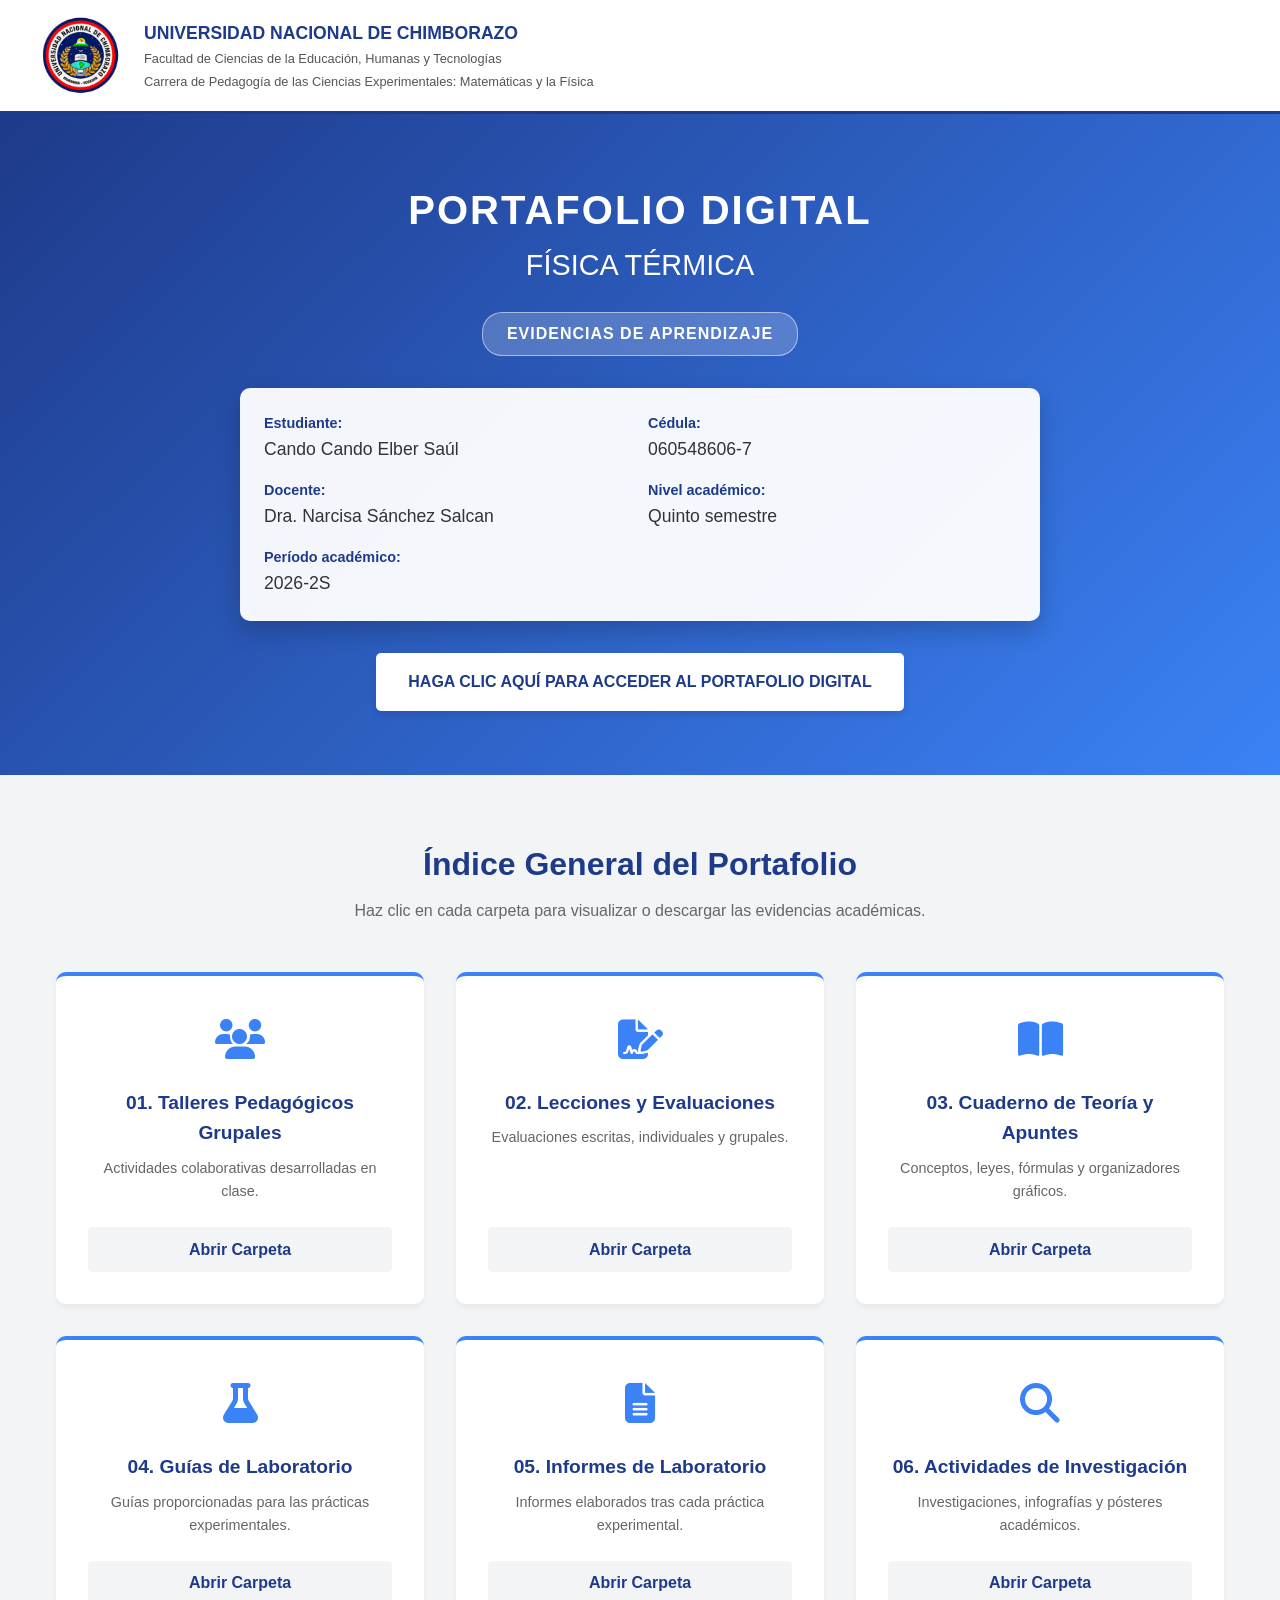
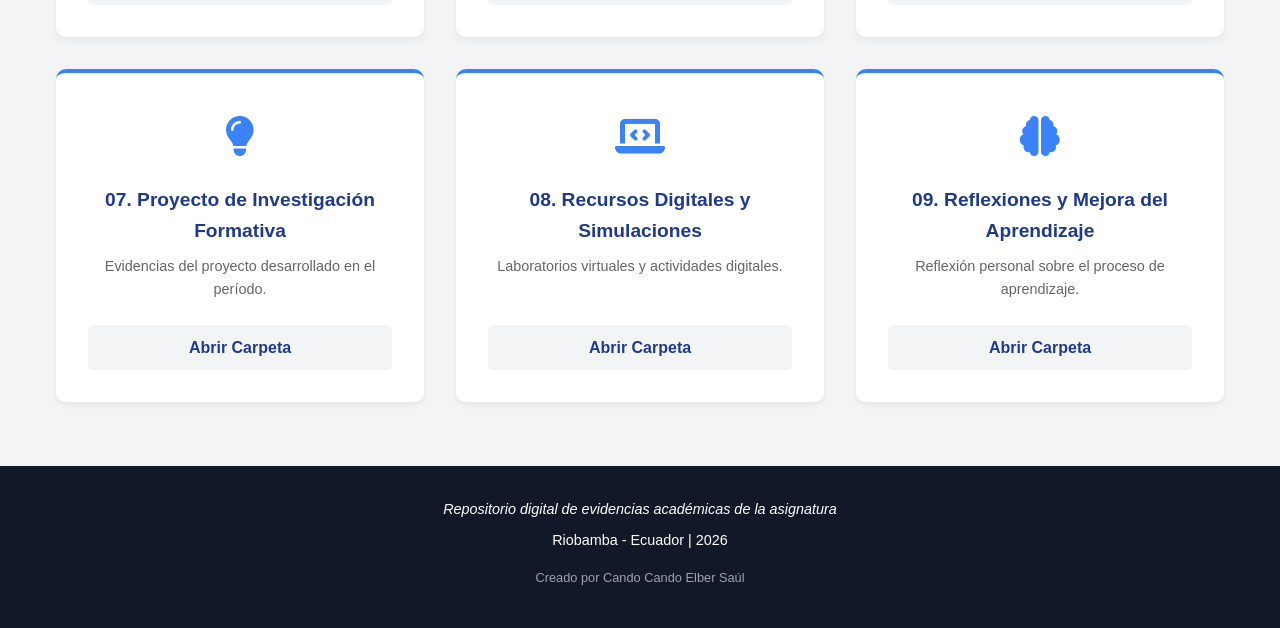
<file: index.html>
<!doctype html>
<html lang="es">
  <head>
    <meta charset="UTF-8" />
    <meta name="viewport" content="width=device-width, initial-scale=1.0" />
    <title>Portafolio Digital - Física Térmica</title>
    <link rel="stylesheet" href="styles.css" />
    <!-- Iconos -->
    <link
      rel="stylesheet"
      href="https://cdnjs.cloudflare.com/ajax/libs/font-awesome/6.4.0/css/all.min.css"
    />
  </head>
  <body>
    <!-- ENCABEZADO INSTITUCIONAL -->
    <header class="header">
      <div class="header-content">
        <img src="img/sello-unach.png" alt="Logo UNACH" class="logo" />
        <div class="header-text">
          <h1>UNIVERSIDAD NACIONAL DE CHIMBORAZO</h1>
          <p>Facultad de Ciencias de la Educación, Humanas y Tecnologías</p>
          <p>
            Carrera de Pedagogía de las Ciencias Experimentales: Matemáticas y
            la Física
          </p>
        </div>
      </div>
    </header>

    <!-- PORTADA / INFORMACIÓN GENERAL (CARPETA 00) -->
    <section class="hero" id="info-general">
      <div class="hero-container">
        <h2>PORTAFOLIO DIGITAL</h2>
        <h3>FÍSICA TÉRMICA</h3>
        <div class="badge">EVIDENCIAS DE APRENDIZAJE</div>

        <div class="info-grid">
          <div class="info-item">
            <strong>Estudiante:</strong> <span>Cando Cando Elber Saúl</span>
          </div>
          <div class="info-item">
            <strong>Cédula:</strong> <span>060548606-7</span>
          </div>
          <div class="info-item">
            <strong>Docente:</strong> <span>Dra. Narcisa Sánchez Salcan</span>
          </div>
          <div class="info-item">
            <strong>Nivel académico:</strong> <span>Quinto semestre</span>
          </div>
          <div class="info-item">
            <strong>Período académico:</strong> <span>2026-2S</span>
          </div>
        </div>

        <a href="#carpetas" class="btn-principal"
          >HAGA CLIC AQUÍ PARA ACCEDER AL PORTAFOLIO DIGITAL</a
        >
      </div>
    </section>

    <!-- SECCIÓN DE CARPETAS -->
    <main class="container" id="carpetas">
      <h2 class="section-title">Índice General del Portafolio</h2>
      <p class="section-subtitle">
        Haz clic en cada carpeta para visualizar o descargar las evidencias
        académicas.
      </p>

      <div class="grid-carpetas">
        <!-- Carpeta 01 -->
        <div class="card">
          <div class="card-icon"><i class="fas fa-users"></i></div>
          <h3>01. Talleres Pedagógicos Grupales</h3>
          <p>Actividades colaborativas desarrolladas en clase.</p>
          <a href="documentos/01_Talleres/carpeta01.html" class="btn-card">Abrir Carpeta</a>
        </div>

        <!-- Carpeta 02 -->
        <div class="card">
          <div class="card-icon"><i class="fas fa-file-signature"></i></div>
          <h3>02. Lecciones y Evaluaciones</h3>
          <p>Evaluaciones escritas, individuales y grupales.</p>
          <a href="documentos/02_Lecciones/carpeta02.html" class="btn-card">Abrir Carpeta</a>
        </div>

        <!-- Carpeta 03 -->
        <div class="card">
          <div class="card-icon"><i class="fas fa-book-open"></i></div>
          <h3>03. Cuaderno de Teoría y Apuntes</h3>
          <p>Conceptos, leyes, fórmulas y organizadores gráficos.</p>
          <a href="documentos/03_Apuntes/carpeta03.html" class="btn-card">Abrir Carpeta</a>
        </div>

        <!-- Carpeta 04 -->
        <div class="card">
          <div class="card-icon"><i class="fas fa-flask"></i></div>
          <h3>04. Guías de Laboratorio</h3>
          <p>Guías proporcionadas para las prácticas experimentales.</p>
          <a href="documentos/04_Guias_Lab/carpeta04.html" class="btn-card">Abrir Carpeta</a>
        </div>

        <!-- Carpeta 05 -->
        <div class="card">
          <div class="card-icon"><i class="fas fa-file-alt"></i></div>
          <h3>05. Informes de Laboratorio</h3>
          <p>Informes elaborados tras cada práctica experimental.</p>
          <a href="documentos/05_Informes_Lab/carpeta05.html" class="btn-card">Abrir Carpeta</a>
        </div>

        <!-- Carpeta 06 -->
        <div class="card">
          <div class="card-icon"><i class="fas fa-search"></i></div>
          <h3>06. Actividades de Investigación</h3>
          <p>Investigaciones, infografías y pósteres académicos.</p>
          <a href="documentos/06_Investigacion/carpeta06.html" class="btn-card">Abrir Carpeta</a>
        </div>

        <!-- Carpeta 07 -->
        <div class="card">
          <div class="card-icon"><i class="fas fa-lightbulb"></i></div>
          <h3>07. Proyecto de Investigación Formativa</h3>
          <p>Evidencias del proyecto desarrollado en el período.</p>
          <a href="documentos/07_Proyecto/carpeta07.html" class="btn-card">Abrir Carpeta</a>
        </div>

        <!-- Carpeta 08 -->
        <div class="card">
          <div class="card-icon"><i class="fas fa-laptop-code"></i></div>
          <h3>08. Recursos Digitales y Simulaciones</h3>
          <p>Laboratorios virtuales y actividades digitales.</p>
          <a href="documentos/08_Recursos/carpeta08.html" class="btn-card">Abrir Carpeta</a>
        </div>

        <!-- Carpeta 09 -->
        <div class="card">
          <div class="card-icon"><i class="fas fa-brain"></i></div>
          <h3>09. Reflexiones y Mejora del Aprendizaje</h3>
          <p>Reflexión personal sobre el proceso de aprendizaje.</p>
          <a href="documentos/09_Reflexiones/carpeta09.html" class="btn-card">Abrir Carpeta</a>
        </div>
      </div>
    </main>

    <!-- PIE DE PÁGINA -->
    <footer>
      <p>
        <em>Repositorio digital de evidencias académicas de la asignatura</em>
      </p>
      <p>Riobamba - Ecuador | 2026</p>
      <p class="footer-small">Creado por Cando Cando Elber Saúl</p>
    </footer>

    <script src="script.js"></script>
    <!-- Ventana Modal para el PDF -->
    <div id="modalPdf" class="modal-pdf-overlay" style="display: none">
      <div class="modal-pdf-contenido">
        <button onclick="cerrarModalPdf()" class="btn-cerrar-modal">
          &times; Cerrar
        </button>
        <iframe
          id="iframePdf"
          src=""
          width="100%"
          height="600px"
          style="border: none"
        ></iframe>
      </div>
    </div>
  </body>
</html>
</file>
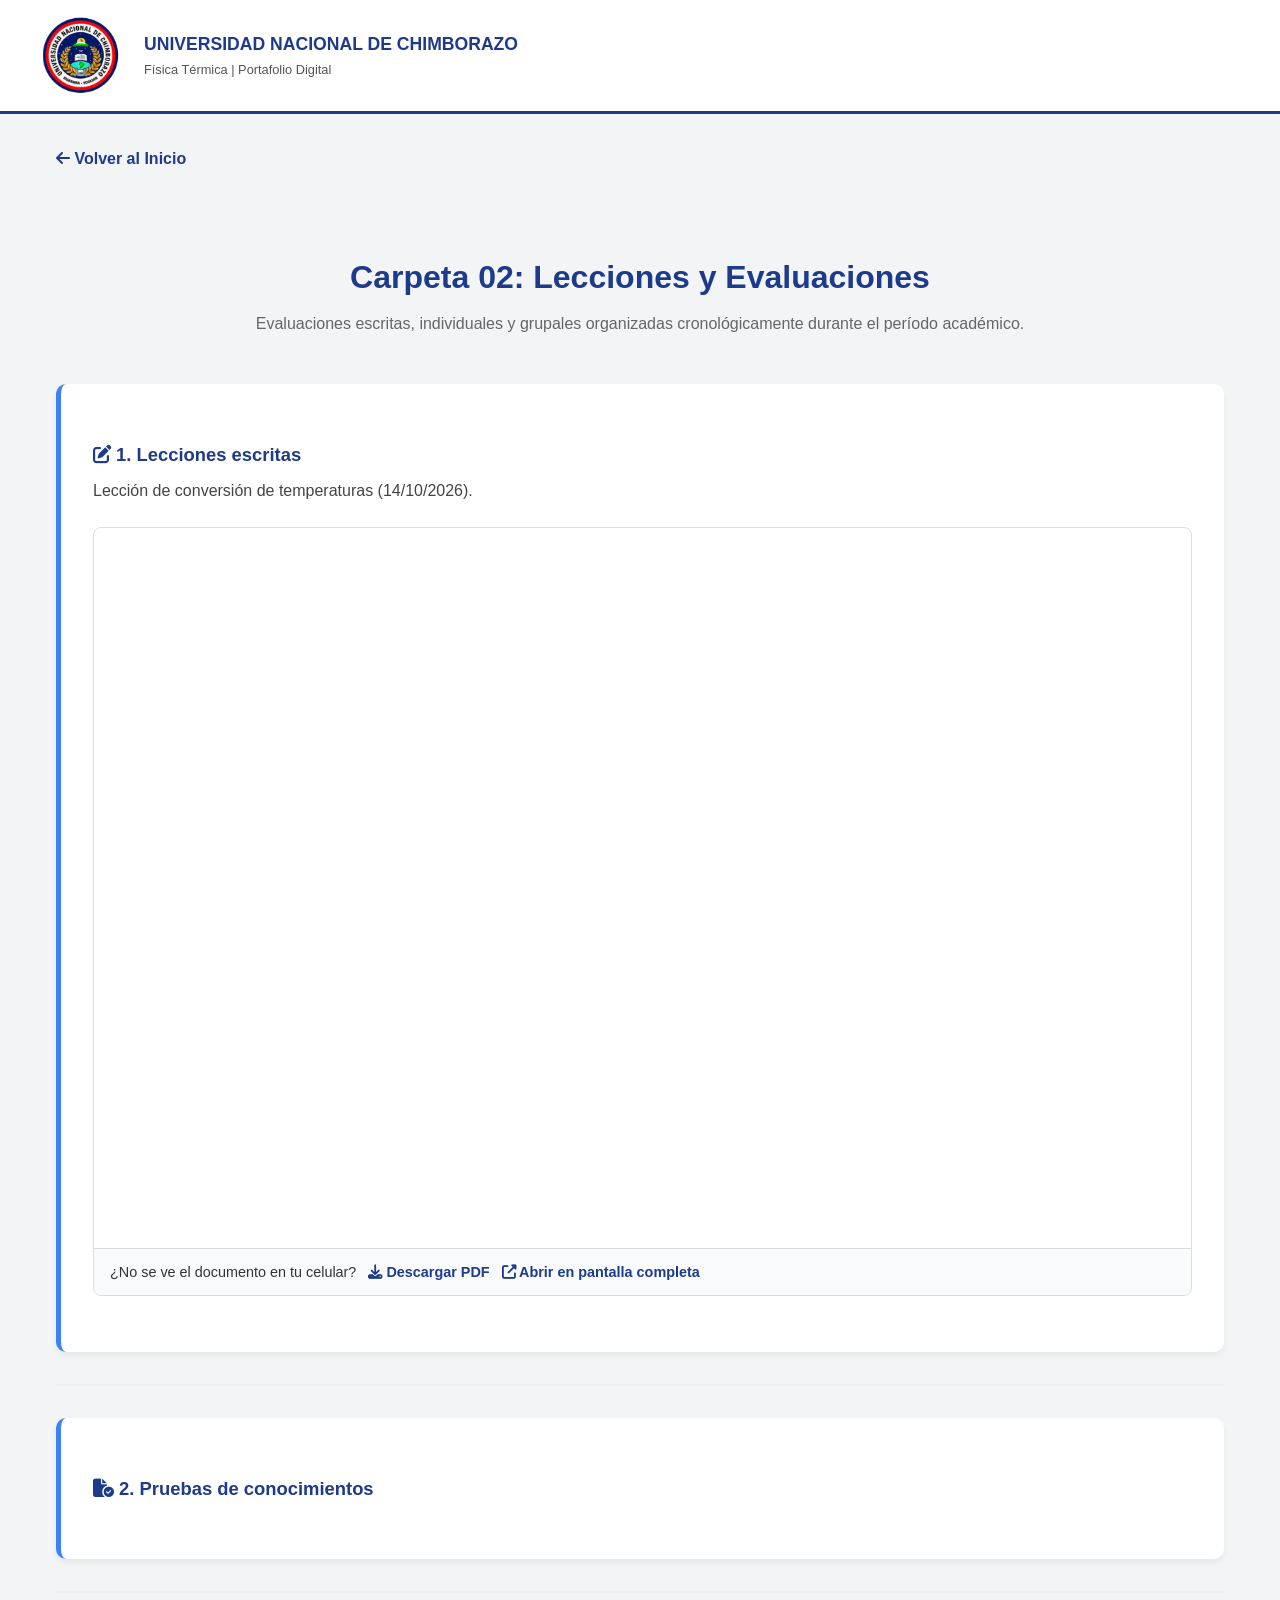
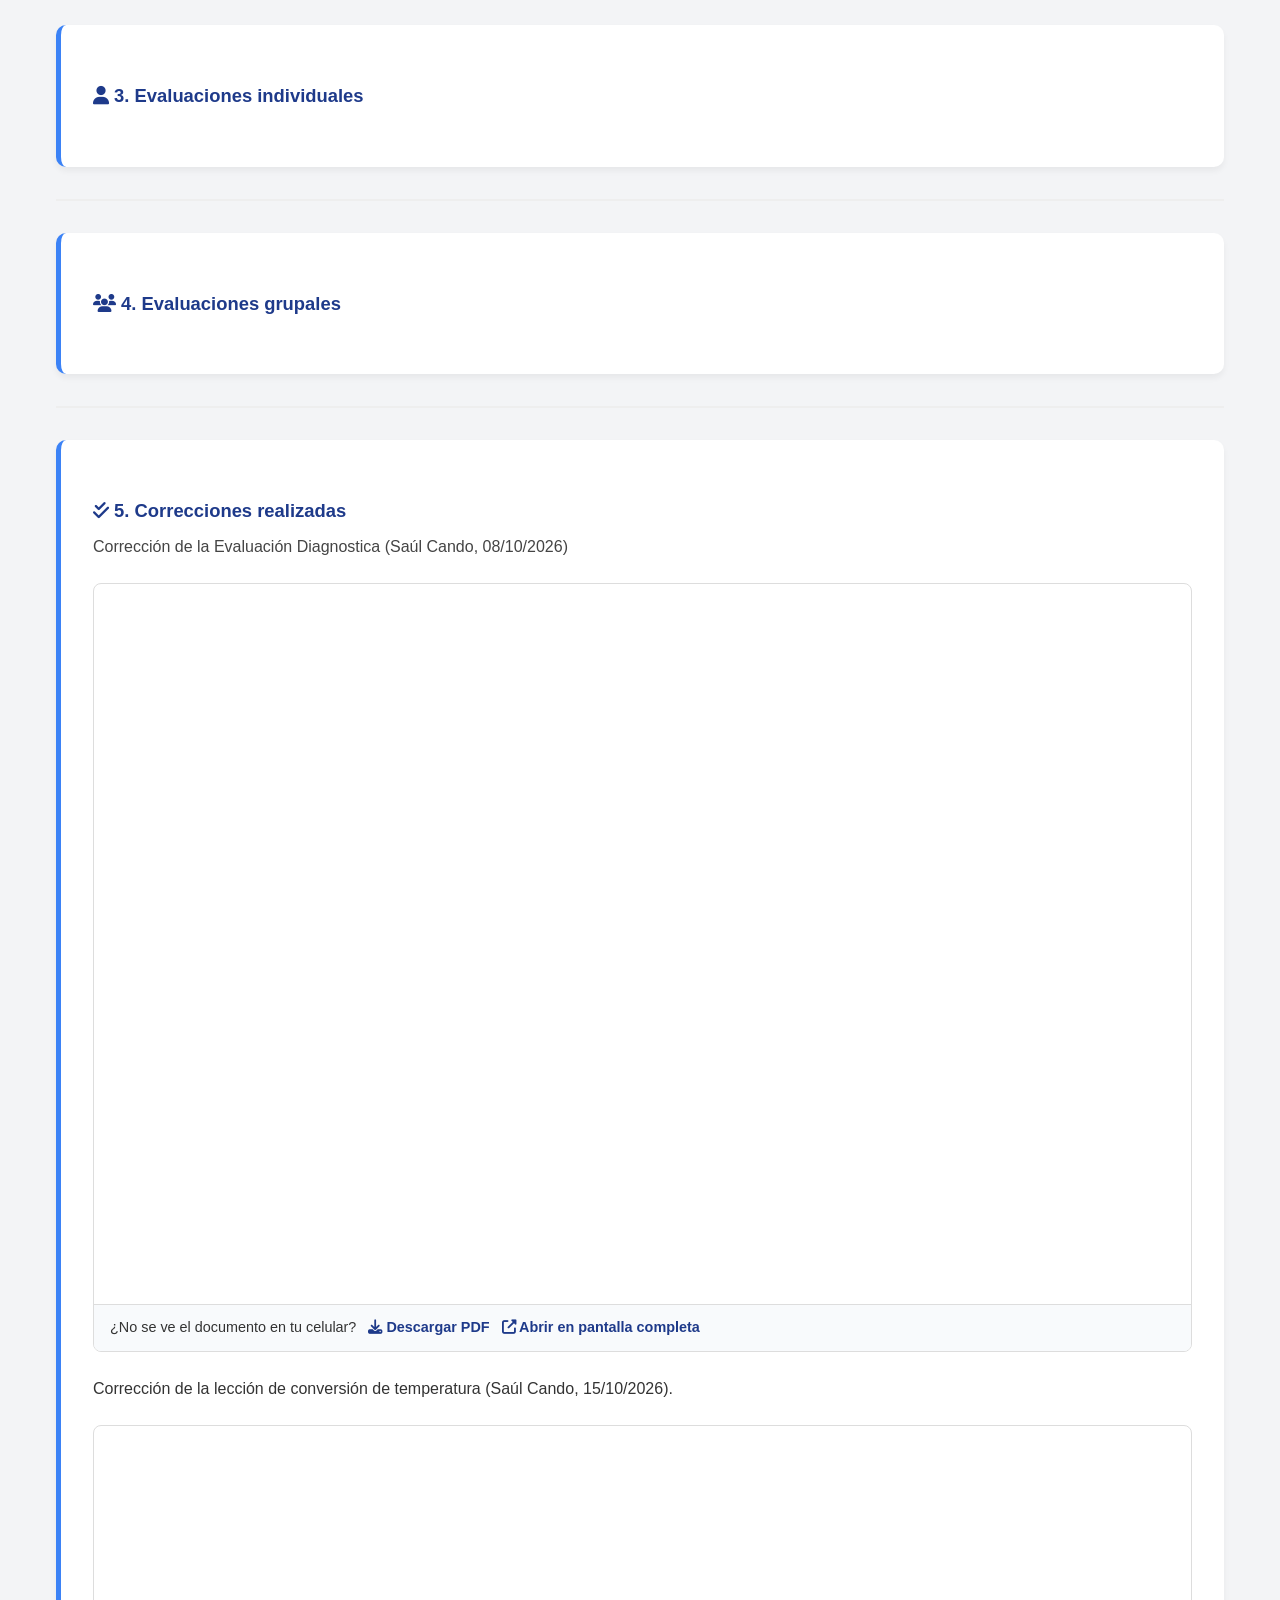
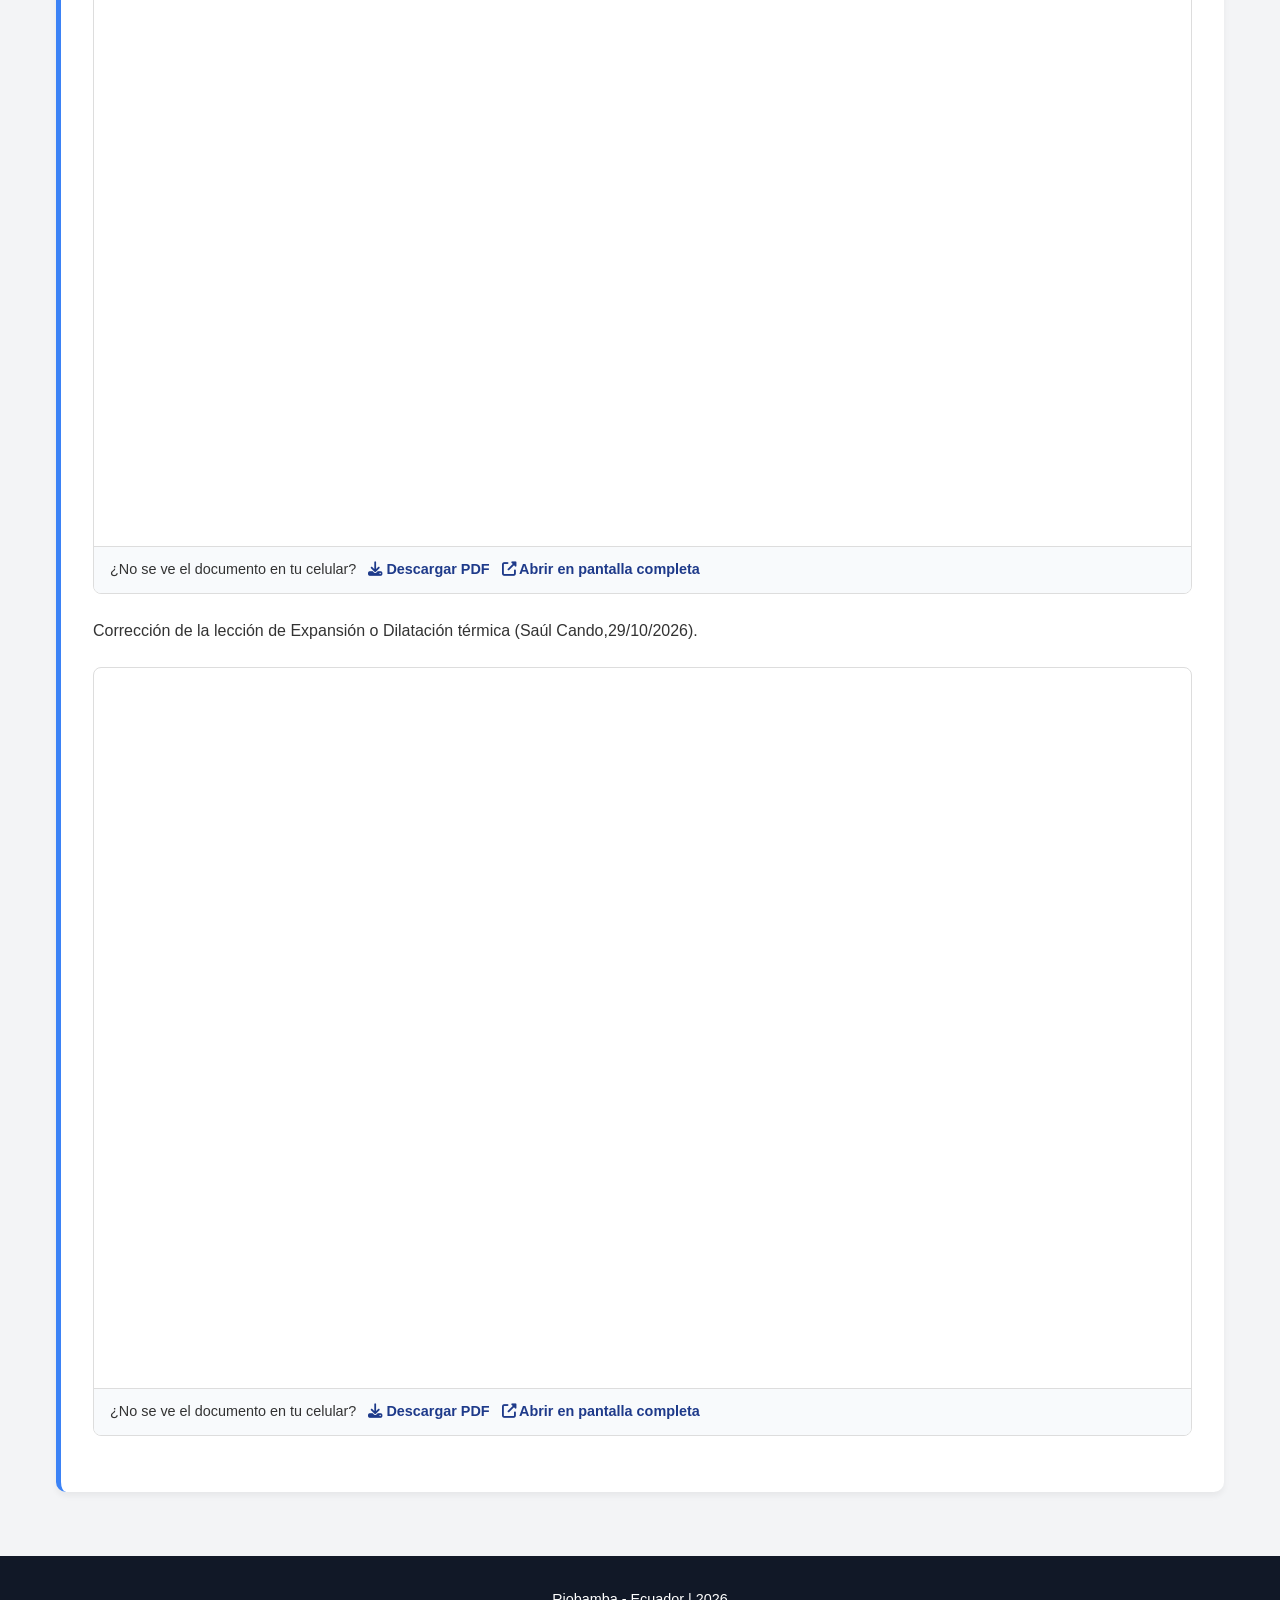
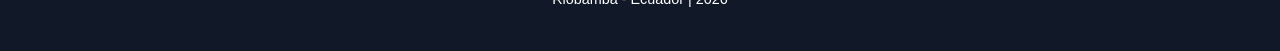
<file: documentos/02_Lecciones/carpeta02.html>
<!doctype html>
<html lang="es">
  <head>
    <meta charset="UTF-8" />
    <meta name="viewport" content="width=device-width, initial-scale=1.0" />
    <title>Carpeta 02 - Lecciones y Evaluaciones</title>
    <link rel="stylesheet" href="../../styles.css" />
    <link
      rel="stylesheet"
      href="https://cdnjs.cloudflare.com/ajax/libs/font-awesome/6.4.0/css/all.min.css"
    />
  </head>
  <body>
    <header class="header">
      <div class="header-content">
        <img src="../../img/sello-unach.png" alt="Logo UNACH" class="logo" />
        <div class="header-text">
          <h1>UNIVERSIDAD NACIONAL DE CHIMBORAZO</h1>
          <p>Física Térmica | Portafolio Digital</p>
        </div>
      </div>
    </header>

    <div class="container" style="margin-top: 2rem">
      <a href="../../index.html" class="btn-volver"
        ><i class="fas fa-arrow-left"></i> Volver al Inicio</a
      >
    </div>

    <main class="container" style="margin-top: 0">
      <h2 class="section-title">Carpeta 02: Lecciones y Evaluaciones</h2>
      <p class="section-subtitle">
        Evaluaciones escritas, individuales y grupales organizadas
        cronológicamente durante el período académico.
      </p>

      <!-- ============ 1. LECCIONES ESCRITAS ============ -->
      <div class="taller-card">
        <div class="bloque-texto">
          <h4><i class="fas fa-pen-to-square"></i> 1. Lecciones escritas</h4>
          <p>Lección de conversión de temperaturas (14/10/2026).</p>
        </div>

        <div class="visor-pdf">
          <iframe
            src="leccion1.pdf"
            title="Lección 1 - Conversión de temperaturas"
          ></iframe>
          <div class="pdf-acciones">
            <span>¿No se ve el documento en tu celular?</span>
            <a href="leccion1.pdf" download
              ><i class="fas fa-download"></i> Descargar PDF</a
            >
            <a href="leccion1.pdf"
              ><i class="fas fa-up-right-from-square"></i> Abrir en pantalla
              completa</a
            >
          </div>
        </div>
      </div>
      <hr class="separador" />

      <!-- ============ 2. PRUEBAS DE CONOCIMIENTOS ============ -->
      <div class="taller-card">
        <div class="bloque-texto">
          <h4>
            <i class="fas fa-file-circle-check"></i> 2. Pruebas de conocimientos
          </h4>
        </div>
      </div>

      <hr class="separador" />

      <!-- ============ 3. EVALUACIONES INDIVIDUALES ============ -->
      <div class="taller-card">
        <div class="bloque-texto">
          <h4><i class="fas fa-user"></i> 3. Evaluaciones individuales</h4>
        </div>
      </div>

      <hr class="separador" />

      <!-- ============ 4. EVALUACIONES GRUPALES ============ -->
      <div class="taller-card">
        <div class="bloque-texto">
          <h4><i class="fas fa-users"></i> 4. Evaluaciones grupales</h4>
        </div>
      </div>
      <hr class="separador" />

      <!-- ============ 5. CORRECCIONES REALIZADAS ============ -->
      <div class="taller-card">
        <div class="bloque-texto">
          <h4>
            <i class="fas fa-check-double"></i> 5. Correcciones realizadas
          </h4>
          <p>Corrección de la Evaluación Diagnostica (Saúl Cando, 08/10/2026)</p>
        </div>

        <div class="visor-pdf">
          <iframe src="correccion.pdf" title="Prueba de conocimientos"></iframe>
          <div class="pdf-acciones">
            <span>¿No se ve el documento en tu celular?</span>
            <a href="correccion.pdf" download
              ><i class="fas fa-download"></i> Descargar PDF</a
            >
            <a href="correccion.pdf"
              ><i class="fas fa-up-right-from-square"></i> Abrir en pantalla
              completa</a
            >
          </div>
        </div>

        <p>
          Corrección de la lección de conversión de temperatura (Saúl Cando,
          15/10/2026).
        </p>

        <div class="visor-pdf">
          <iframe
            src="correccion1.pdf"
            title="Evaluación individual - Conversión de temperaturas"
          ></iframe>
          <div class="pdf-acciones">
            <span>¿No se ve el documento en tu celular?</span>
            <a href="correccion1.pdf" download
              ><i class="fas fa-download"></i> Descargar PDF</a
            >
            <a href="correccion1.pdf"
              ><i class="fas fa-up-right-from-square"></i> Abrir en pantalla
              completa</a
            >
          </div>
        </div>

        <p>
          Corrección de la lección de Expansión o Dilatación térmica (Saúl
          Cando,29/10/2026).
        </p>
        <div class="visor-pdf">
          <iframe
            src="correccion2.pdf"
            title="Evaluación grupal - Dilatación térmica"
          ></iframe>
          <div class="pdf-acciones">
            <span>¿No se ve el documento en tu celular?</span>
            <a href="correccion2.pdf" download
              ><i class="fas fa-download"></i> Descargar PDF</a
            >
            <a href="correccion2.pdf"
              ><i class="fas fa-up-right-from-square"></i> Abrir en pantalla
              completa</a
            >
          </div>
        </div>
      </div>
    </main>

    <footer>
      <p>Riobamba - Ecuador | 2026</p>
    </footer>
  </body>
</html>
</file>
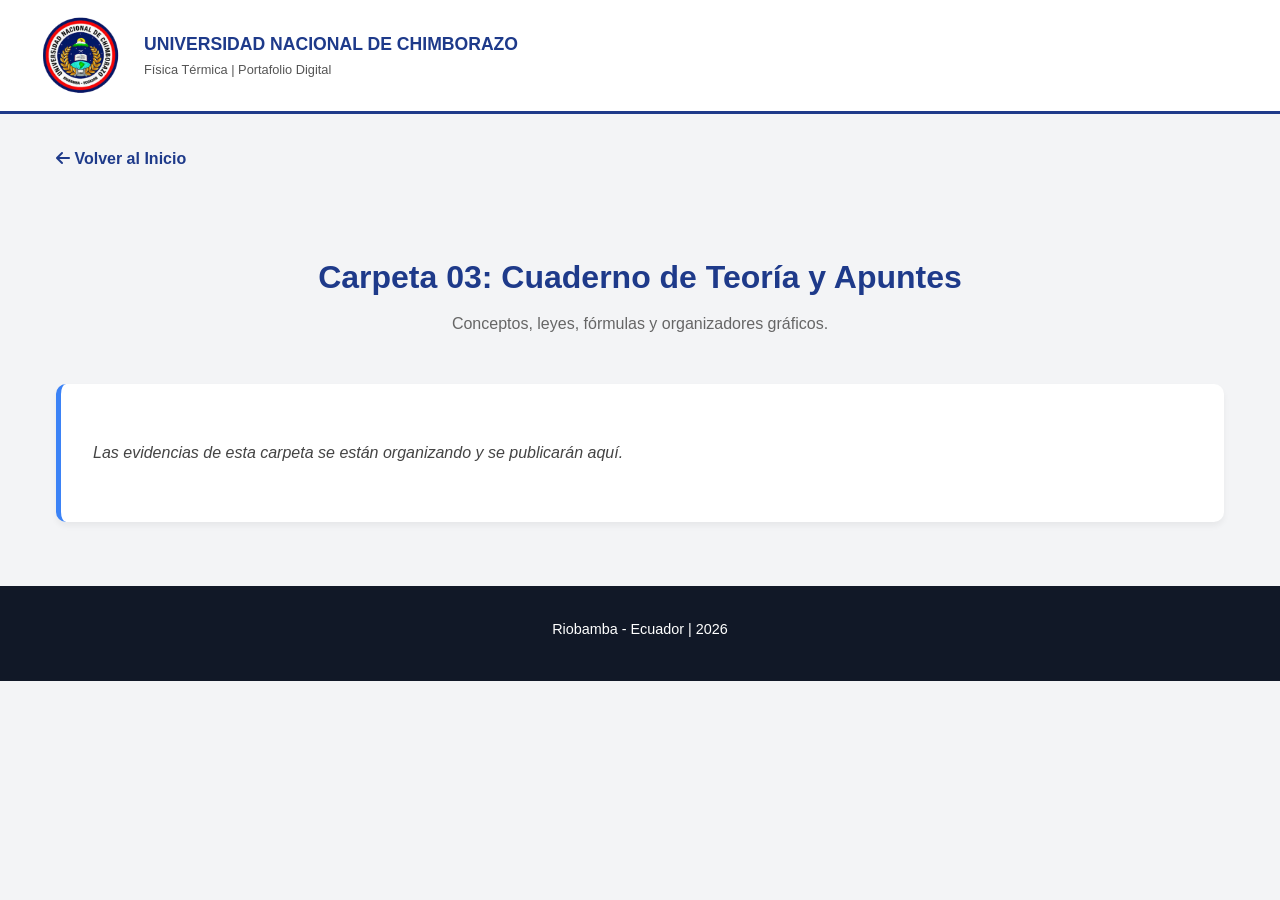
<file: documentos/03_Apuntes/carpeta03.html>
<!doctype html>
<html lang="es">
  <head>
    <meta charset="UTF-8" />
    <meta name="viewport" content="width=device-width, initial-scale=1.0" />
    <title>Carpeta 03 - Cuaderno de Teoría y Apuntes</title>
    <link rel="stylesheet" href="../../styles.css" />
    <link
      rel="stylesheet"
      href="https://cdnjs.cloudflare.com/ajax/libs/font-awesome/6.4.0/css/all.min.css"
    />
  </head>
  <body>
    <header class="header">
      <div class="header-content">
        <img src="../../img/sello-unach.png" alt="Logo UNACH" class="logo" />
        <div class="header-text">
          <h1>UNIVERSIDAD NACIONAL DE CHIMBORAZO</h1>
          <p>Física Térmica | Portafolio Digital</p>
        </div>
      </div>
    </header>

    <div class="container" style="margin-top: 2rem">
      <a href="../../index.html" class="btn-volver"
        ><i class="fas fa-arrow-left"></i> Volver al Inicio</a
      >
    </div>

    <main class="container" style="margin-top: 0">
      <h2 class="section-title">Carpeta 03: Cuaderno de Teoría y Apuntes</h2>
      <p class="section-subtitle">Conceptos, leyes, fórmulas y organizadores gráficos.</p>

      <div class="taller-card">

        <div class="bloque-texto">
          <p><em>Las evidencias de esta carpeta se están organizando y se publicarán aquí.</em></p>
        </div>

        <!-- ===== EJEMPLOS DE BLOQUES (quita las marcas de comentario para usarlos) =====

        TÍTULO + TEXTO:
        <div class="bloque-texto">
          <h4>Título del apartado</h4>
          <p>Escribe aquí tu párrafo.</p>
        </div>

        PDF VISIBLE EN LA PÁGINA (copia el PDF a esta misma carpeta):
        <div class="visor-pdf">
          <iframe src="nombre-del-archivo.pdf" title="Descripción del PDF"></iframe>
          <div class="pdf-acciones">
            <span>¿No se ve el documento en tu celular?</span>
            <a href="nombre-del-archivo.pdf" download><i class="fas fa-download"></i> Descargar PDF</a>
            <a href="nombre-del-archivo.pdf"><i class="fas fa-up-right-from-square"></i> Abrir en pantalla completa</a>
          </div>
        </div>

        IMAGEN (guárdala en una subcarpeta imagenes/ de esta carpeta):
        <figure class="bloque-imagen">
          <img src="imagenes/mi-foto.png" alt="Descripción de la imagen" />
          <figcaption>Figura 1. Descripción de la imagen.</figcaption>
        </figure>

        VIDEO DE YOUTUBE (cambia ID_DEL_VIDEO):
        <div class="bloque-video">
          <iframe src="https://www.youtube.com/embed/ID_DEL_VIDEO" allowfullscreen></iframe>
        </div>

        LÍNEA SEPARADORA:
        <hr class="separador" />
        ===== -->
      </div>
    </main>

    <footer>
      <p>Riobamba - Ecuador | 2026</p>
    </footer>
  </body>
</html>
</file>
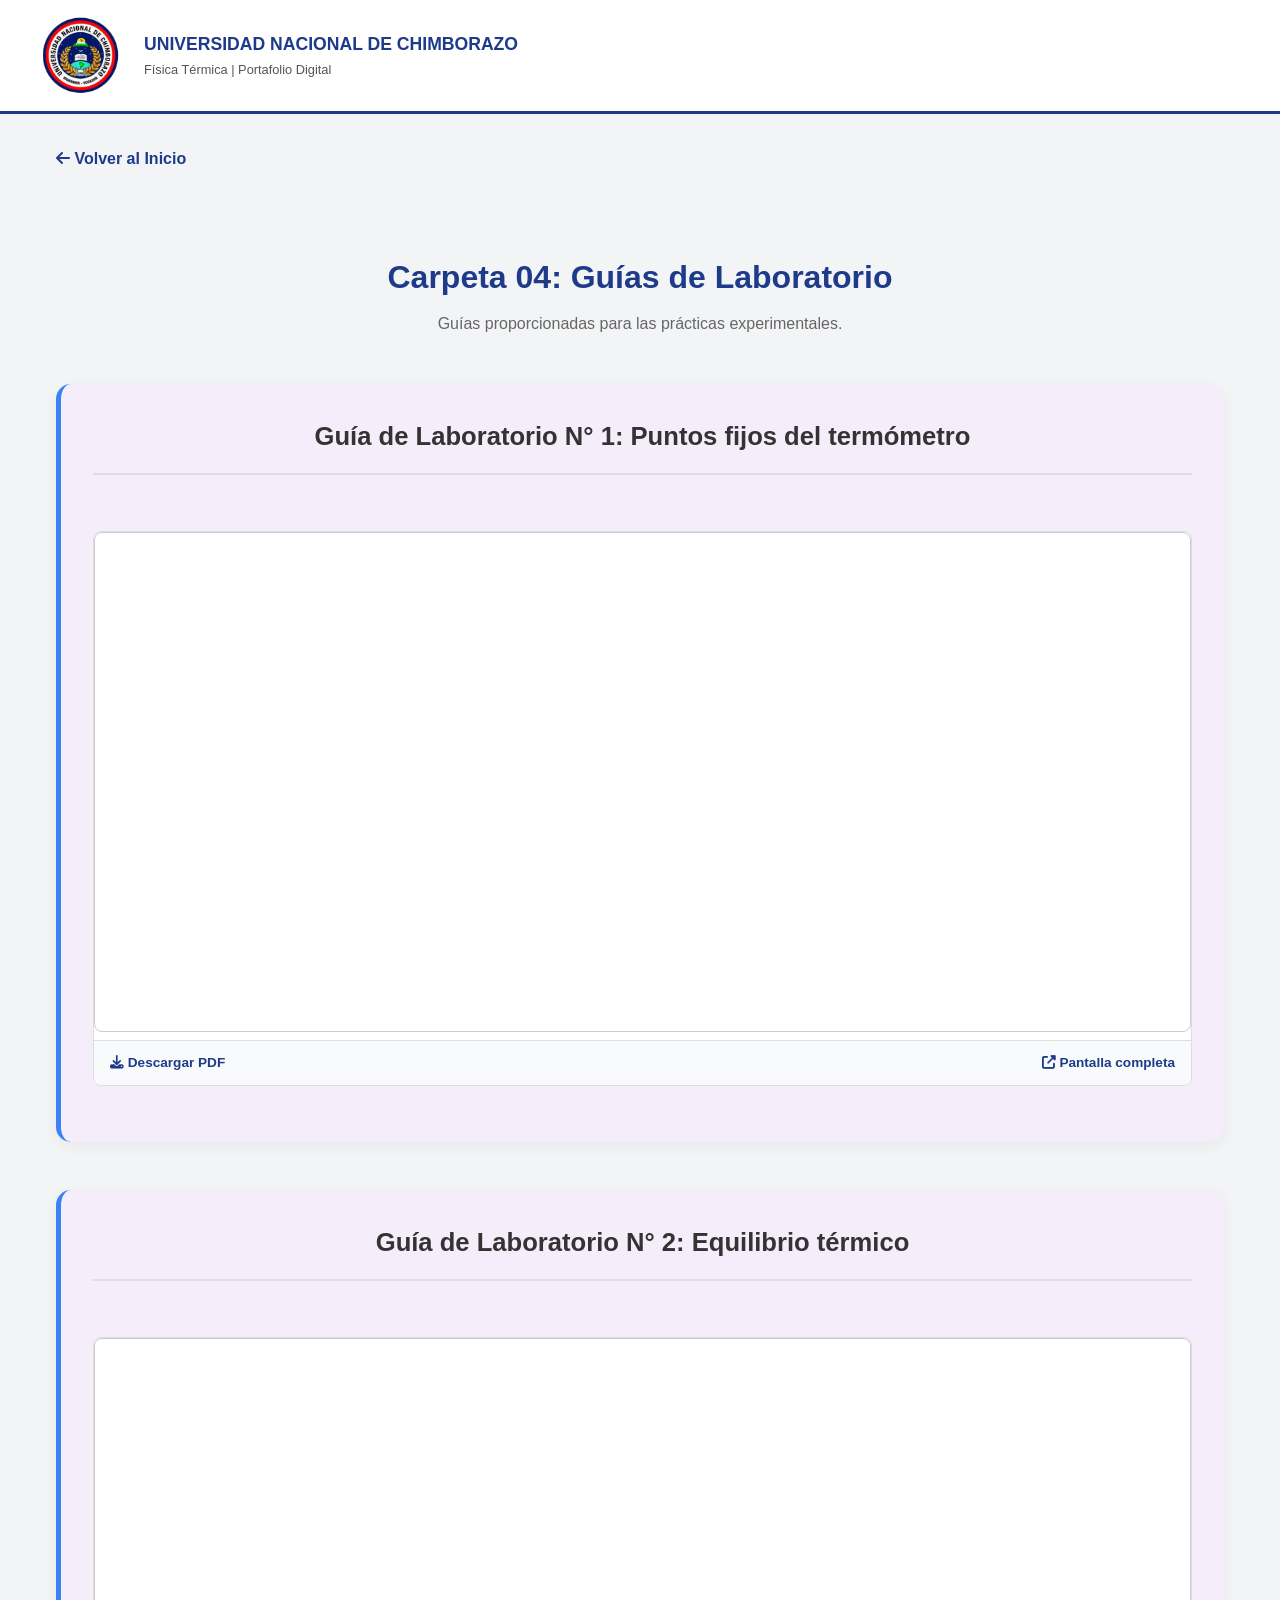
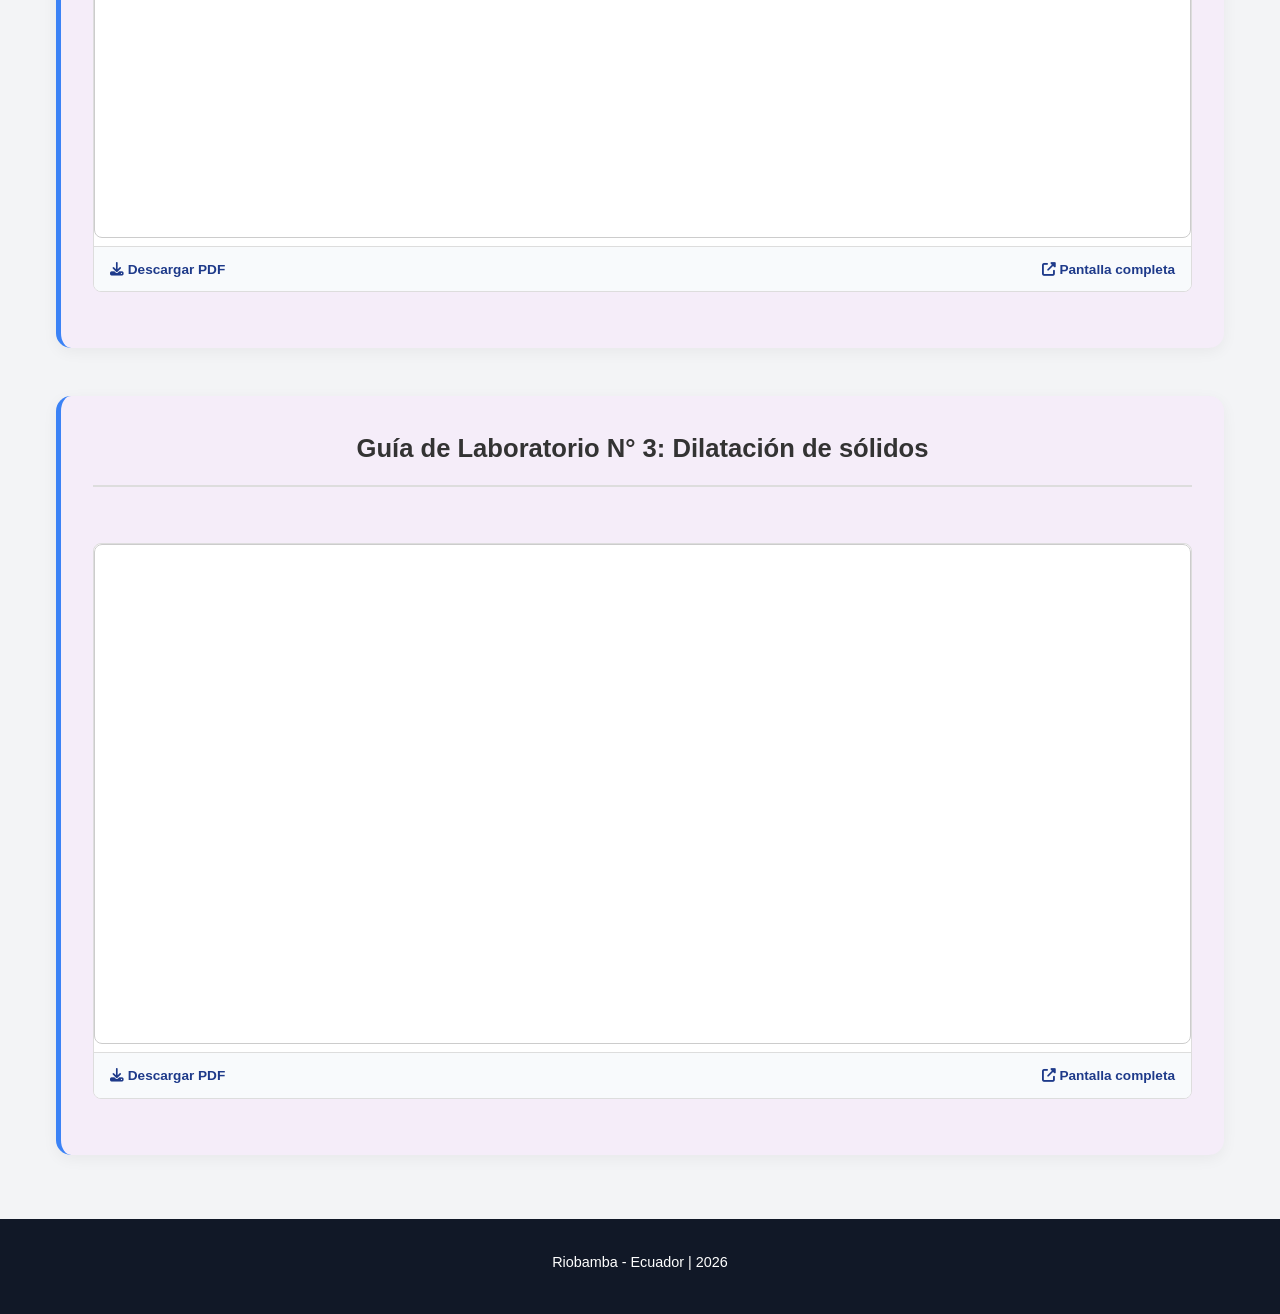
<file: documentos/04_Guias_Lab/carpeta04.html>
<!doctype html>
<html lang="es">
  <head>
    <meta charset="UTF-8" />
    <meta name="viewport" content="width=device-width, initial-scale=1.0" />
    <title>Carpeta 04 - Guías de Laboratorio</title>
    <link rel="stylesheet" href="../../styles.css" />
    <link
      rel="stylesheet"
      href="https://cdnjs.cloudflare.com/ajax/libs/font-awesome/6.4.0/css/all.min.css"
    />
    <style>
      /* Estilos específicos para este diseño de tarjeta */
      .taller-card {
        background: #f5edf9;
        border-radius: 15px;
        padding: 2rem;
        margin-bottom: 3rem;
        box-shadow: 0 4px 15px rgba(0, 0, 0, 0.05);
      }
      .taller-card h3 {
        text-align: center;
        color: #333;
        font-size: 1.6rem;
        margin-bottom: 2rem;
        border-bottom: 2px solid #ddd;
        padding-bottom: 1rem;
      }
      .taller-content-layout {
        display: flex;
        gap: 2rem;
        flex-wrap: wrap;
      }
      .taller-media {
        flex: 1;
        min-width: 300px;
        display: flex;
        flex-direction: column;
        gap: 1rem;
      }
      .taller-text {
        flex: 1.2;
        min-width: 300px;
        font-size: 0.95rem;
        line-height: 1.6;
        color: #444;
      }
      .taller-text p {
        margin-bottom: 1rem;
      }
      .taller-text strong {
        color: #2c3e50;
        display: block;
        margin-bottom: 0.3rem;
      }
      .foto-evidencia {
        width: 100%;
        border-radius: 8px;
        object-fit: cover;
        max-height: 250px;
        box-shadow: 0 2px 8px rgba(0, 0, 0, 0.1);
      }
      .visor-pdf iframe {
        border-radius: 8px;
        border: 1px solid #ccc;
      }
      @media (max-width: 768px) {
        .taller-content-layout {
          flex-direction: column;
        }
      }
    </style>
  </head>
  <body>
    <header class="header">
      <div class="header-content">
        <img src="../../img/sello-unach.png" alt="Logo UNACH" class="logo" />
        <div class="header-text">
          <h1>UNIVERSIDAD NACIONAL DE CHIMBORAZO</h1>
          <p>Física Térmica | Portafolio Digital</p>
        </div>
      </div>
    </header>

    <div class="container" style="margin-top: 2rem">
      <a href="../../index.html" class="btn-volver"
        ><i class="fas fa-arrow-left"></i> Volver al Inicio</a
      >
    </div>

    <main class="container" style="margin-top: 0">
      <h2 class="section-title">Carpeta 04: Guías de Laboratorio</h2>
      <p class="section-subtitle">
        Guías proporcionadas para las prácticas experimentales.
      </p>

      <!-- ============================================================
           GUÍA 1
           ============================================================ -->
      <div class="taller-card">
        <h3>Guía de Laboratorio N° 1: Puntos fijos del termómetro</h3>

        <div class="taller-content-layout">
          <div class="taller-media">
            <div class="visor-pdf">
              <iframe
                src="Guia1.pdf"
                title="Guía de Laboratorio N° 1"
                style="width: 100%; height: 450px"
              ></iframe>
              <div
                class="pdf-acciones"
                style="
                  margin-top: 0.5rem;
                  display: flex;
                  justify-content: space-between;
                  align-items: center;
                  font-size: 0.85rem;
                "
              >
                <a href="Guia1.pdf" download
                  ><i class="fas fa-download"></i> Descargar PDF</a
                >
                <a href="Guia1.pdf" target="_blank"
                  ><i class="fas fa-up-right-from-square"></i> Pantalla
                  completa</a
                >
              </div>
            </div>
          </div>
        </div>
      </div>

      <!-- ============================================================
           GUÍA 2
           ============================================================ -->
      <div class="taller-card">
        <h3>Guía de Laboratorio N° 2: Equilibrio térmico</h3>

        <div class="taller-content-layout">
          <div class="taller-media">
            <div class="visor-pdf">
              <iframe
                src="guia2.pdf"
                title="Guía de Laboratorio N° 2"
                style="width: 100%; height: 450px"
              ></iframe>
              <div
                class="pdf-acciones"
                style="
                  margin-top: 0.5rem;
                  display: flex;
                  justify-content: space-between;
                  align-items: center;
                  font-size: 0.85rem;
                "
              >
                <a href="guia2.pdf" download
                  ><i class="fas fa-download"></i> Descargar PDF</a
                >
                <a href="guia2.pdf" target="_blank"
                  ><i class="fas fa-up-right-from-square"></i> Pantalla
                  completa</a
                >
              </div>
            </div>
          </div>
        </div>
      </div>

      <!-- ============================================================
           GUÍA 3
           ============================================================ -->
      <div class="taller-card">
        <h3>Guía de Laboratorio N° 3: Dilatación de sólidos</h3>

        <div class="taller-content-layout">
          <div class="taller-media">
            <div class="visor-pdf">
              <iframe
                src="Guia3.pdf"
                title="Guía de Laboratorio N° 3"
                style="width: 100%; height: 450px"
              ></iframe>
              <div
                class="pdf-acciones"
                style="
                  margin-top: 0.5rem;
                  display: flex;
                  justify-content: space-between;
                  align-items: center;
                  font-size: 0.85rem;
                "
              >
                <a href="Guia3.pdf" download
                  ><i class="fas fa-download"></i> Descargar PDF</a
                >
                <a href="Guia3.pdf" target="_blank"
                  ><i class="fas fa-up-right-from-square"></i> Pantalla
                  completa</a
                >
              </div>
            </div>
          </div>
        </div>
      </div>
    </main>

    <footer>
      <p>Riobamba - Ecuador | 2026</p>
    </footer>
  </body>
</html>
</file>
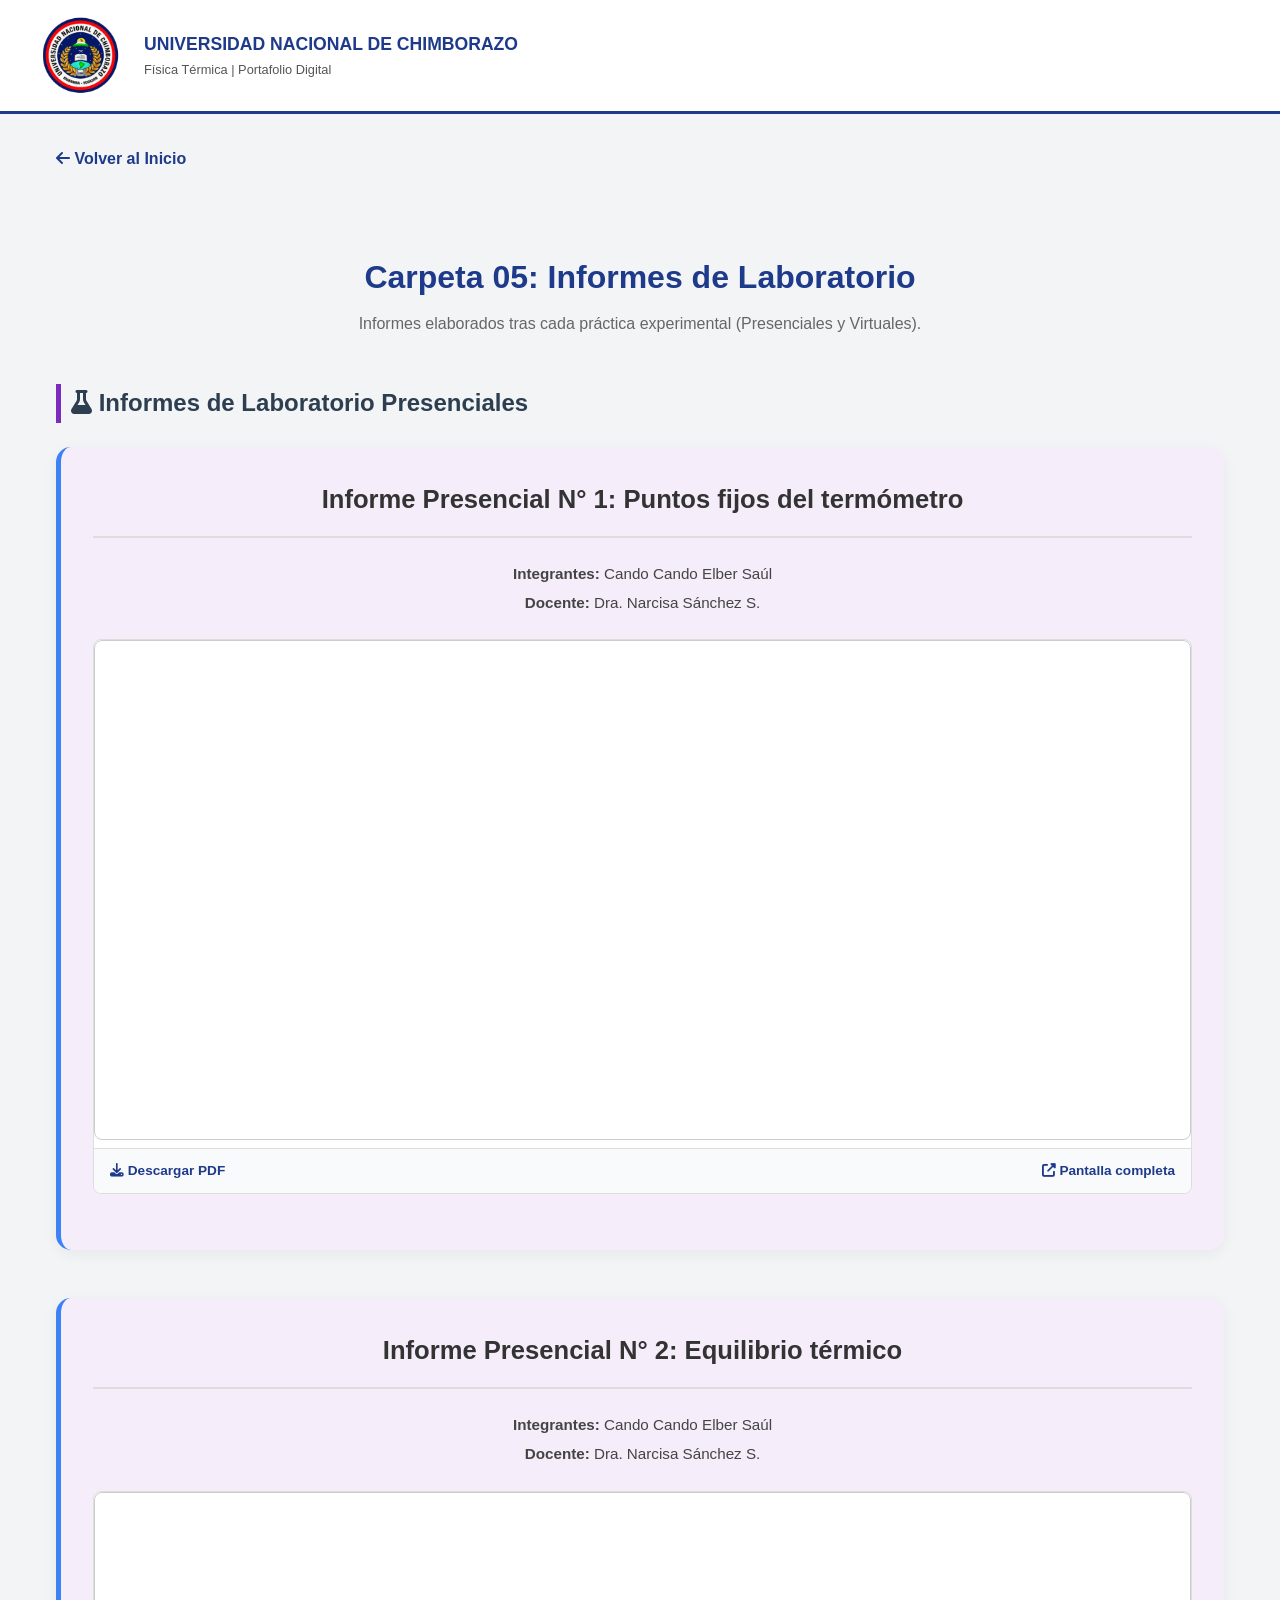
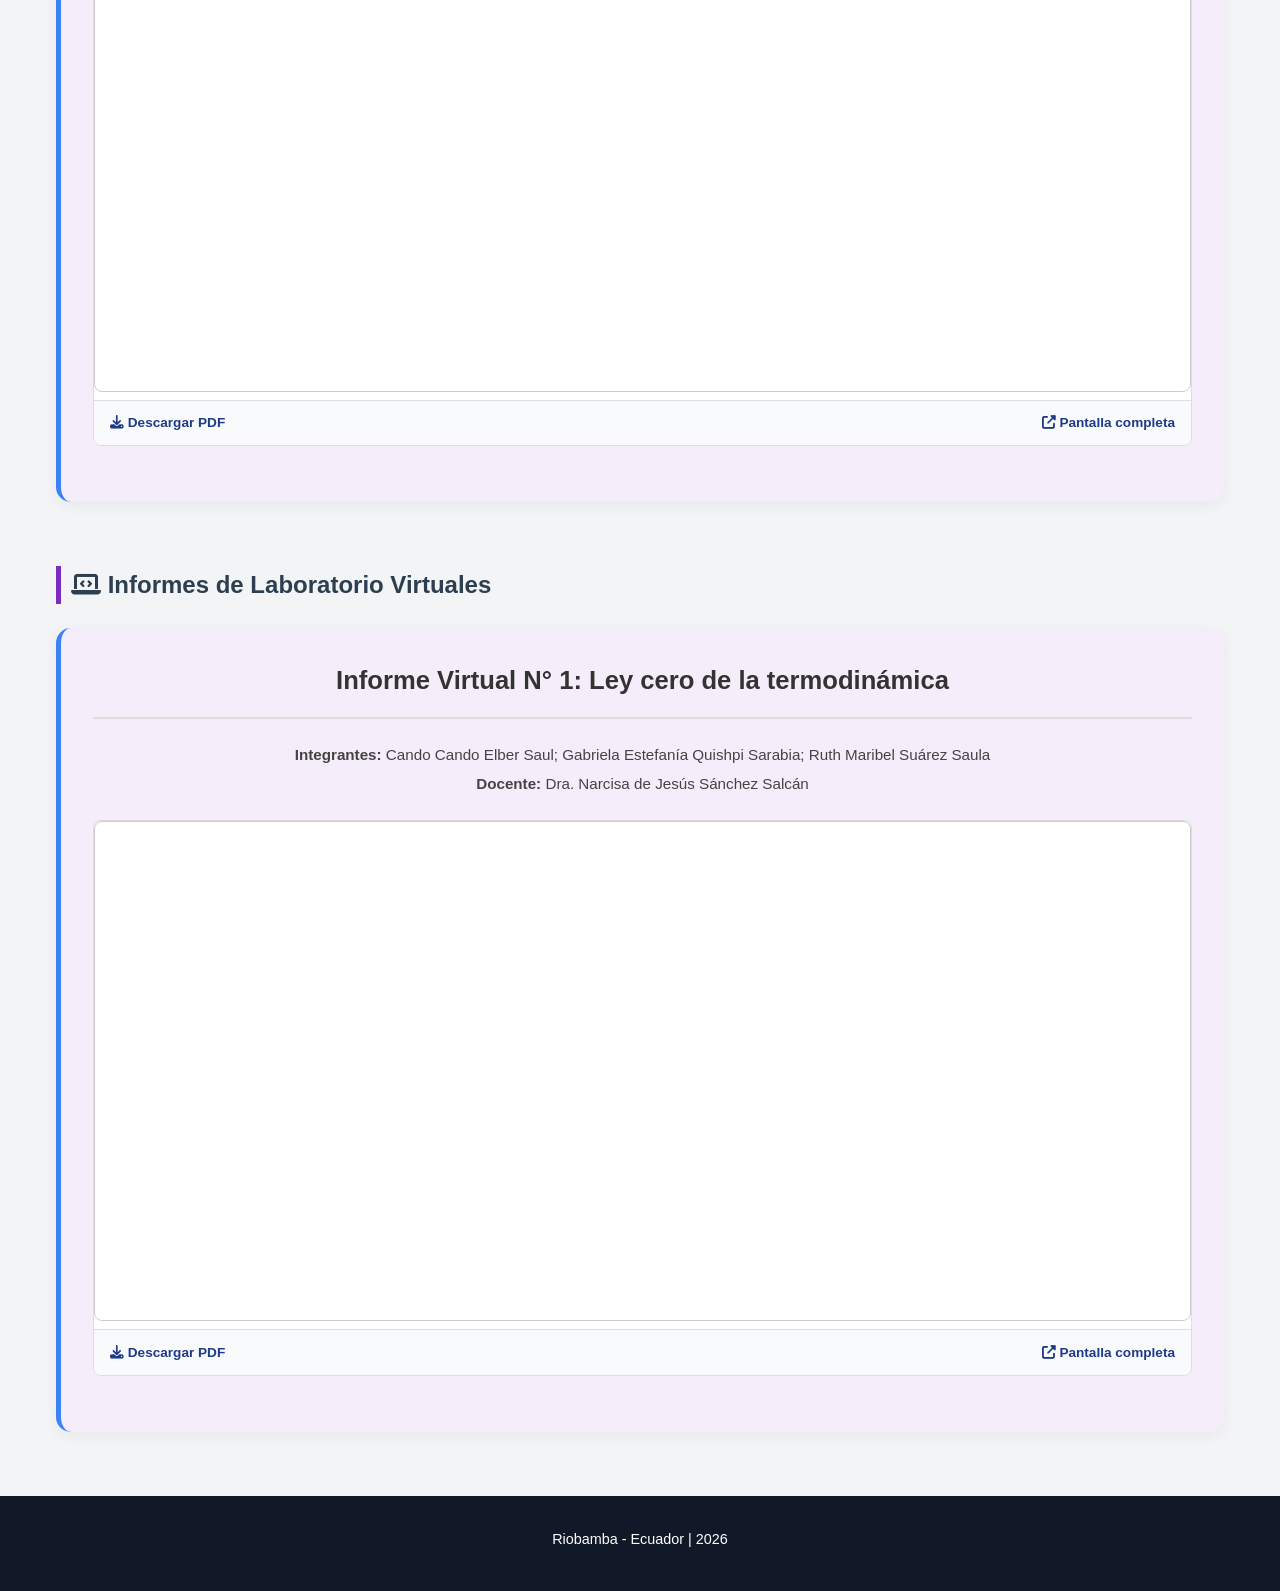
<file: documentos/05_Informes_Lab/carpeta05.html>
<!doctype html>
<html lang="es">
  <head>
    <meta charset="UTF-8" />
    <meta name="viewport" content="width=device-width, initial-scale=1.0" />
    <title>Carpeta 05 - Informes de Laboratorio</title>
    <link rel="stylesheet" href="../../styles.css" />
    <link
      rel="stylesheet"
      href="https://cdnjs.cloudflare.com/ajax/libs/font-awesome/6.4.0/css/all.min.css"
    />
    <style>
      /* Estilos para el diseño de tarjetas */
      .taller-card {
        background: #f5edf9;
        border-radius: 15px;
        padding: 2rem;
        margin-bottom: 3rem;
        box-shadow: 0 4px 15px rgba(0, 0, 0, 0.05);
      }
      .taller-card h3 {
        text-align: center;
        color: #333;
        font-size: 1.6rem;
        margin-bottom: 1.5rem;
        border-bottom: 2px solid #ddd;
        padding-bottom: 1rem;
      }
      .taller-header-info {
        text-align: center;
        margin-bottom: 1.5rem;
        color: #444;
        font-size: 0.95rem;
      }
      .taller-header-info p {
        margin: 0.3rem 0;
      }
      .visor-pdf iframe {
        border-radius: 8px;
        border: 1px solid #ccc;
      }
    </style>
  </head>
  <body>
    <header class="header">
      <div class="header-content">
        <img src="../../img/sello-unach.png" alt="Logo UNACH" class="logo" />
        <div class="header-text">
          <h1>UNIVERSIDAD NACIONAL DE CHIMBORAZO</h1>
          <p>Física Térmica | Portafolio Digital</p>
        </div>
      </div>
    </header>

    <div class="container" style="margin-top: 2rem">
      <a href="../../index.html" class="btn-volver"
        ><i class="fas fa-arrow-left"></i> Volver al Inicio</a
      >
    </div>

    <main class="container" style="margin-top: 0">
      <h2 class="section-title">Carpeta 05: Informes de Laboratorio</h2>
      <p class="section-subtitle">
        Informes elaborados tras cada práctica experimental (Presenciales y
        Virtuales).
      </p>

      <!-- ============================================================
           SECCIÓN 1: INFORMES PRESENCIALES
           ============================================================ -->
      <h2
        style="
          margin-top: 3rem;
          margin-bottom: 1.5rem;
          color: #2c3e50;
          border-left: 5px solid #7b2cbf;
          padding-left: 10px;
        "
      >
        <i class="fas fa-flask"></i> Informes de Laboratorio Presenciales
      </h2>

      <!-- INFORME PRESENCIAL 1 -->
      <div class="taller-card">
        <h3>Informe Presencial N° 1: Puntos fijos del termómetro</h3>

        <div class="taller-header-info">
          <p><strong>Integrantes:</strong> Cando Cando Elber Saúl</p>
          <p><strong>Docente:</strong> Dra. Narcisa Sánchez S.</p>
        </div>

        <div class="visor-pdf">
          <iframe
            src="Informes_lab_presencial/Informe_lab_presencial_1.pdf"
            title="Informe Presencial 1"
            style="width: 100%; height: 500px"
          ></iframe>
          <div
            class="pdf-acciones"
            style="
              margin-top: 0.5rem;
              display: flex;
              justify-content: space-between;
              align-items: center;
              font-size: 0.85rem;
            "
          >
            <a
              href="Informes_lab_presencial/Informe_lab_presencial_1.pdf"
              download
              ><i class="fas fa-download"></i> Descargar PDF</a
            >
            <a
              href="Informes_lab_presencial/Informe_lab_presencial_1.pdf"
              target="_blank"
              ><i class="fas fa-up-right-from-square"></i> Pantalla completa</a
            >
          </div>
        </div>
      </div>

      <!-- INFORME PRESENCIAL 2 -->
      <div class="taller-card">
        <h3>Informe Presencial N° 2: Equilibrio térmico</h3>

        <div class="taller-header-info">
          <p><strong>Integrantes:</strong> Cando Cando Elber Saúl</p>
          <p><strong>Docente:</strong> Dra. Narcisa Sánchez S.</p>
        </div>

        <div class="visor-pdf">
          <iframe
            src="Informes_lab_presencial/informe_lab_presencial_2.pdf"
            title="Informe Presencial 2"
            style="width: 100%; height: 500px"
          ></iframe>
          <div
            class="pdf-acciones"
            style="
              margin-top: 0.5rem;
              display: flex;
              justify-content: space-between;
              align-items: center;
              font-size: 0.85rem;
            "
          >
            <a
              href="Informes_lab_presencial/informe_lab_presencial_2.pdf"
              download
              ><i class="fas fa-download"></i> Descargar PDF</a
            >
            <a
              href="Informes_lab_presencial/informe_lab_presencial_2.pdf"
              target="_blank"
              ><i class="fas fa-up-right-from-square"></i> Pantalla completa</a
            >
          </div>
        </div>
      </div>

      <!-- ============================================================
           SECCIÓN 2: INFORMES VIRTUALES
           ============================================================ -->
      <h2
        style="
          margin-top: 4rem;
          margin-bottom: 1.5rem;
          color: #2c3e50;
          border-left: 5px solid #7b2cbf;
          padding-left: 10px;
        "
      >
        <i class="fas fa-laptop-code"></i> Informes de Laboratorio Virtuales
      </h2>

      <!-- INFORME VIRTUAL 1 -->
      <div class="taller-card">
        <h3>Informe Virtual N° 1: Ley cero de la termodinámica</h3>

        <div class="taller-header-info">
          <p>
            <strong>Integrantes:</strong> Cando Cando Elber Saul; Gabriela
            Estefanía Quishpi Sarabia; Ruth Maribel Suárez Saula
          </p>
          <p><strong>Docente:</strong> Dra. Narcisa de Jesús Sánchez Salcán</p>
        </div>

        <div class="visor-pdf">
          <iframe
            src="Informes_lab_virtual/Informe_laboratorio_virtual-1.pdf"
            title="Informe Virtual 1"
            style="width: 100%; height: 500px"
          ></iframe>
          <div
            class="pdf-acciones"
            style="
              margin-top: 0.5rem;
              display: flex;
              justify-content: space-between;
              align-items: center;
              font-size: 0.85rem;
            "
          >
            <a
              href="Informes_lab_virtual/Informe_laboratorio_virtual-1.pdf"
              download
              ><i class="fas fa-download"></i> Descargar PDF</a
            >
            <a
              href="Informes_lab_virtual/Informe_laboratorio_virtual-1.pdf"
              target="_blank"
              ><i class="fas fa-up-right-from-square"></i> Pantalla completa</a
            >
          </div>
        </div>
      </div>
    </main>

    <footer>
      <p>Riobamba - Ecuador | 2026</p>
    </footer>
  </body>
</html>
</file>
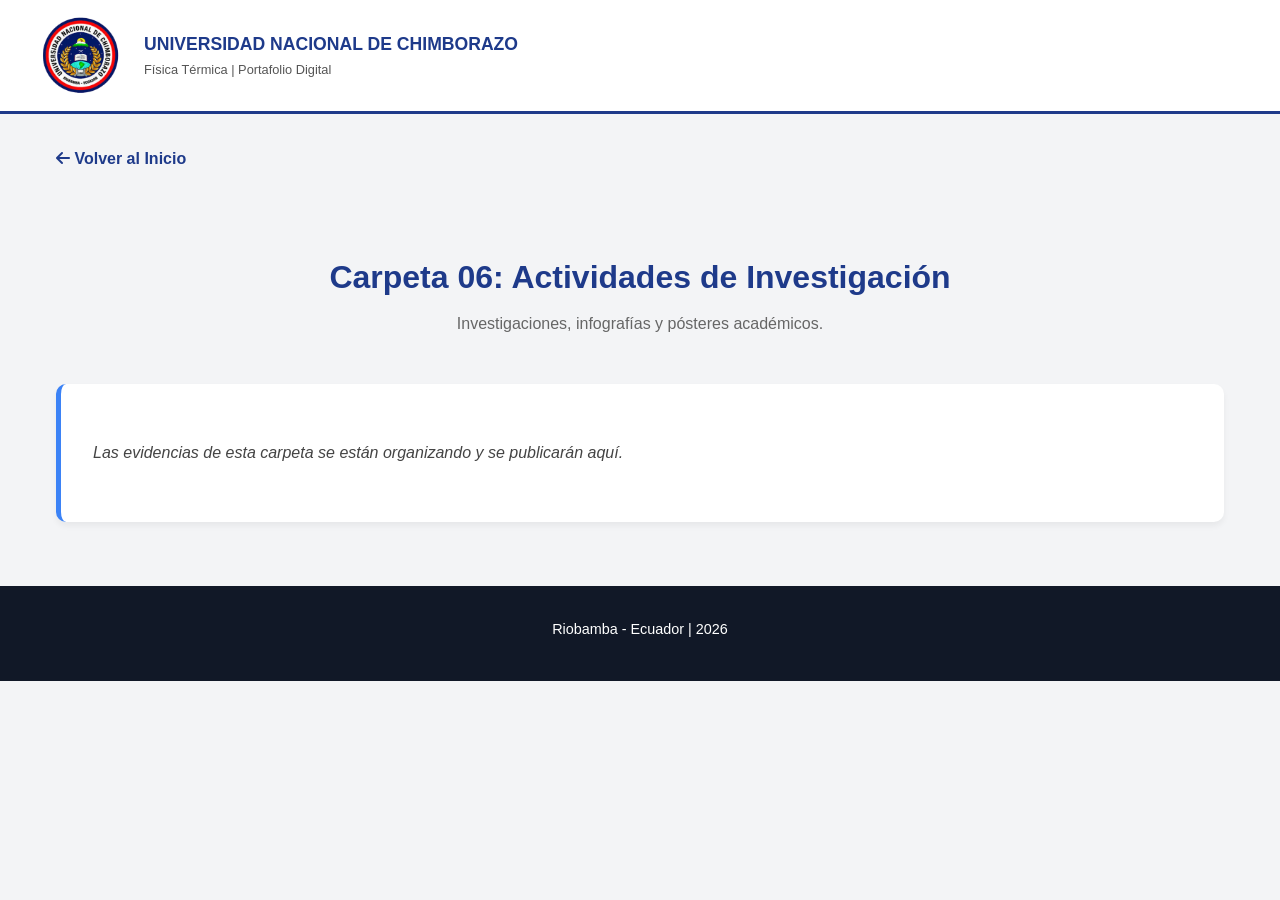
<file: documentos/06_Investigacion/carpeta06.html>
<!doctype html>
<html lang="es">
  <head>
    <meta charset="UTF-8" />
    <meta name="viewport" content="width=device-width, initial-scale=1.0" />
    <title>Carpeta 06 - Actividades de Investigación</title>
    <link rel="stylesheet" href="../../styles.css" />
    <link
      rel="stylesheet"
      href="https://cdnjs.cloudflare.com/ajax/libs/font-awesome/6.4.0/css/all.min.css"
    />
  </head>
  <body>
    <header class="header">
      <div class="header-content">
        <img src="../../img/sello-unach.png" alt="Logo UNACH" class="logo" />
        <div class="header-text">
          <h1>UNIVERSIDAD NACIONAL DE CHIMBORAZO</h1>
          <p>Física Térmica | Portafolio Digital</p>
        </div>
      </div>
    </header>

    <div class="container" style="margin-top: 2rem">
      <a href="../../index.html" class="btn-volver"
        ><i class="fas fa-arrow-left"></i> Volver al Inicio</a
      >
    </div>

    <main class="container" style="margin-top: 0">
      <h2 class="section-title">Carpeta 06: Actividades de Investigación</h2>
      <p class="section-subtitle">Investigaciones, infografías y pósteres académicos.</p>

      <div class="taller-card">

        <div class="bloque-texto">
          <p><em>Las evidencias de esta carpeta se están organizando y se publicarán aquí.</em></p>
        </div>

        <!-- ===== EJEMPLOS DE BLOQUES (quita las marcas de comentario para usarlos) =====

        TÍTULO + TEXTO:
        <div class="bloque-texto">
          <h4>Título del apartado</h4>
          <p>Escribe aquí tu párrafo.</p>
        </div>

        PDF VISIBLE EN LA PÁGINA (copia el PDF a esta misma carpeta):
        <div class="visor-pdf">
          <iframe src="nombre-del-archivo.pdf" title="Descripción del PDF"></iframe>
          <div class="pdf-acciones">
            <span>¿No se ve el documento en tu celular?</span>
            <a href="nombre-del-archivo.pdf" download><i class="fas fa-download"></i> Descargar PDF</a>
            <a href="nombre-del-archivo.pdf"><i class="fas fa-up-right-from-square"></i> Abrir en pantalla completa</a>
          </div>
        </div>

        IMAGEN (guárdala en una subcarpeta imagenes/ de esta carpeta):
        <figure class="bloque-imagen">
          <img src="imagenes/mi-foto.png" alt="Descripción de la imagen" />
          <figcaption>Figura 1. Descripción de la imagen.</figcaption>
        </figure>

        VIDEO DE YOUTUBE (cambia ID_DEL_VIDEO):
        <div class="bloque-video">
          <iframe src="https://www.youtube.com/embed/ID_DEL_VIDEO" allowfullscreen></iframe>
        </div>

        LÍNEA SEPARADORA:
        <hr class="separador" />
        ===== -->
      </div>
    </main>

    <footer>
      <p>Riobamba - Ecuador | 2026</p>
    </footer>
  </body>
</html>
</file>
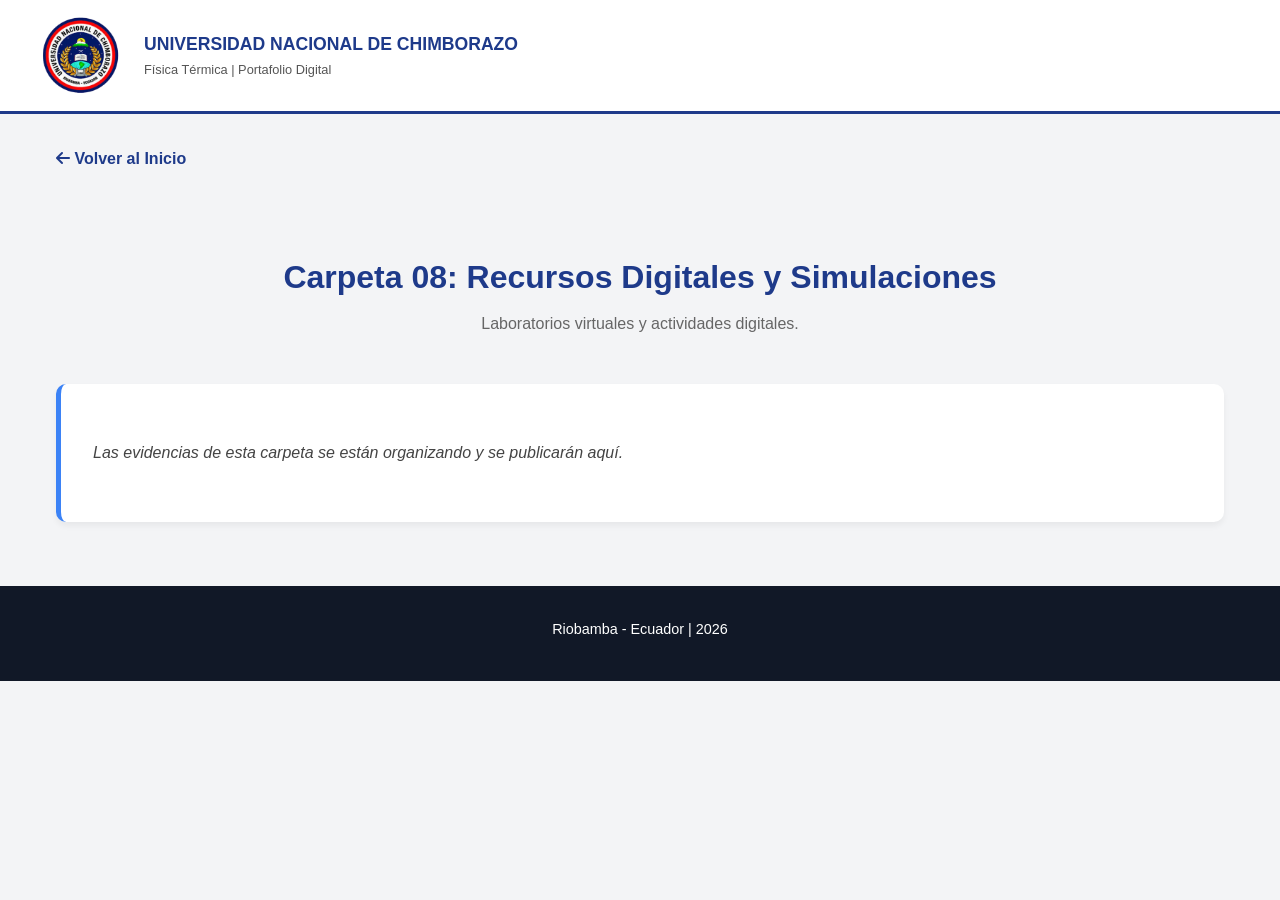
<file: documentos/08_Recursos/carpeta08.html>
<!doctype html>
<html lang="es">
  <head>
    <meta charset="UTF-8" />
    <meta name="viewport" content="width=device-width, initial-scale=1.0" />
    <title>Carpeta 08 - Recursos Digitales y Simulaciones</title>
    <link rel="stylesheet" href="../../styles.css" />
    <link
      rel="stylesheet"
      href="https://cdnjs.cloudflare.com/ajax/libs/font-awesome/6.4.0/css/all.min.css"
    />
  </head>
  <body>
    <header class="header">
      <div class="header-content">
        <img src="../../img/sello-unach.png" alt="Logo UNACH" class="logo" />
        <div class="header-text">
          <h1>UNIVERSIDAD NACIONAL DE CHIMBORAZO</h1>
          <p>Física Térmica | Portafolio Digital</p>
        </div>
      </div>
    </header>

    <div class="container" style="margin-top: 2rem">
      <a href="../../index.html" class="btn-volver"
        ><i class="fas fa-arrow-left"></i> Volver al Inicio</a
      >
    </div>

    <main class="container" style="margin-top: 0">
      <h2 class="section-title">Carpeta 08: Recursos Digitales y Simulaciones</h2>
      <p class="section-subtitle">Laboratorios virtuales y actividades digitales.</p>

      <div class="taller-card">

        <div class="bloque-texto">
          <p><em>Las evidencias de esta carpeta se están organizando y se publicarán aquí.</em></p>
        </div>

        <!-- ===== EJEMPLOS DE BLOQUES (quita las marcas de comentario para usarlos) =====

        TÍTULO + TEXTO:
        <div class="bloque-texto">
          <h4>Título del apartado</h4>
          <p>Escribe aquí tu párrafo.</p>
        </div>

        PDF VISIBLE EN LA PÁGINA (copia el PDF a esta misma carpeta):
        <div class="visor-pdf">
          <iframe src="nombre-del-archivo.pdf" title="Descripción del PDF"></iframe>
          <div class="pdf-acciones">
            <span>¿No se ve el documento en tu celular?</span>
            <a href="nombre-del-archivo.pdf" download><i class="fas fa-download"></i> Descargar PDF</a>
            <a href="nombre-del-archivo.pdf"><i class="fas fa-up-right-from-square"></i> Abrir en pantalla completa</a>
          </div>
        </div>

        IMAGEN (guárdala en una subcarpeta imagenes/ de esta carpeta):
        <figure class="bloque-imagen">
          <img src="imagenes/mi-foto.png" alt="Descripción de la imagen" />
          <figcaption>Figura 1. Descripción de la imagen.</figcaption>
        </figure>

        VIDEO DE YOUTUBE (cambia ID_DEL_VIDEO):
        <div class="bloque-video">
          <iframe src="https://www.youtube.com/embed/ID_DEL_VIDEO" allowfullscreen></iframe>
        </div>

        LÍNEA SEPARADORA:
        <hr class="separador" />
        ===== -->
      </div>
    </main>

    <footer>
      <p>Riobamba - Ecuador | 2026</p>
    </footer>
  </body>
</html>
</file>
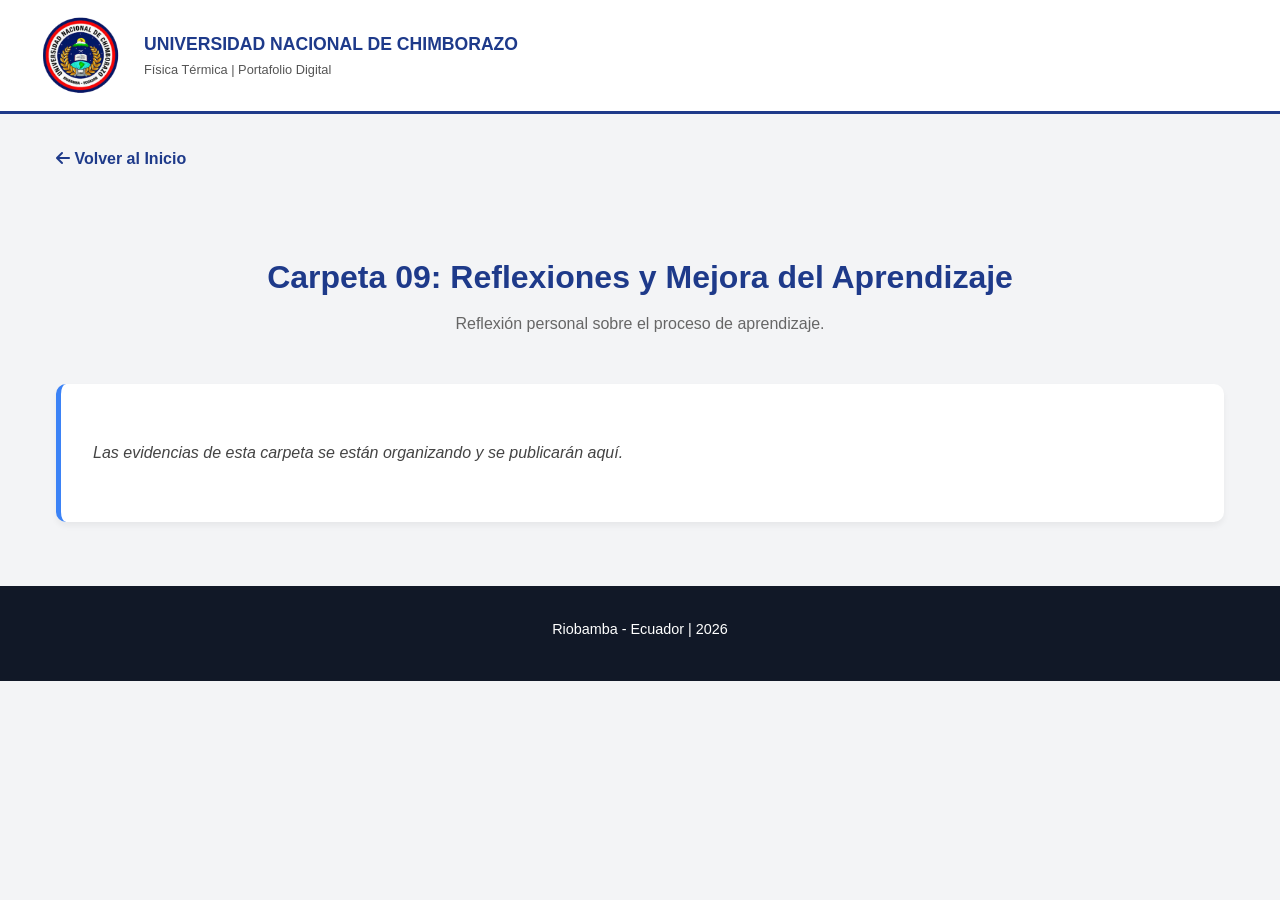
<file: documentos/09_Reflexiones/carpeta09.html>
<!doctype html>
<html lang="es">
  <head>
    <meta charset="UTF-8" />
    <meta name="viewport" content="width=device-width, initial-scale=1.0" />
    <title>Carpeta 09 - Reflexiones y Mejora del Aprendizaje</title>
    <link rel="stylesheet" href="../../styles.css" />
    <link
      rel="stylesheet"
      href="https://cdnjs.cloudflare.com/ajax/libs/font-awesome/6.4.0/css/all.min.css"
    />
  </head>
  <body>
    <header class="header">
      <div class="header-content">
        <img src="../../img/sello-unach.png" alt="Logo UNACH" class="logo" />
        <div class="header-text">
          <h1>UNIVERSIDAD NACIONAL DE CHIMBORAZO</h1>
          <p>Física Térmica | Portafolio Digital</p>
        </div>
      </div>
    </header>

    <div class="container" style="margin-top: 2rem">
      <a href="../../index.html" class="btn-volver"
        ><i class="fas fa-arrow-left"></i> Volver al Inicio</a
      >
    </div>

    <main class="container" style="margin-top: 0">
      <h2 class="section-title">Carpeta 09: Reflexiones y Mejora del Aprendizaje</h2>
      <p class="section-subtitle">Reflexión personal sobre el proceso de aprendizaje.</p>

      <div class="taller-card">

        <div class="bloque-texto">
          <p><em>Las evidencias de esta carpeta se están organizando y se publicarán aquí.</em></p>
        </div>

        <!-- ===== EJEMPLOS DE BLOQUES (quita las marcas de comentario para usarlos) =====

        TÍTULO + TEXTO:
        <div class="bloque-texto">
          <h4>Título del apartado</h4>
          <p>Escribe aquí tu párrafo.</p>
        </div>

        PDF VISIBLE EN LA PÁGINA (copia el PDF a esta misma carpeta):
        <div class="visor-pdf">
          <iframe src="nombre-del-archivo.pdf" title="Descripción del PDF"></iframe>
          <div class="pdf-acciones">
            <span>¿No se ve el documento en tu celular?</span>
            <a href="nombre-del-archivo.pdf" download><i class="fas fa-download"></i> Descargar PDF</a>
            <a href="nombre-del-archivo.pdf"><i class="fas fa-up-right-from-square"></i> Abrir en pantalla completa</a>
          </div>
        </div>

        IMAGEN (guárdala en una subcarpeta imagenes/ de esta carpeta):
        <figure class="bloque-imagen">
          <img src="imagenes/mi-foto.png" alt="Descripción de la imagen" />
          <figcaption>Figura 1. Descripción de la imagen.</figcaption>
        </figure>

        VIDEO DE YOUTUBE (cambia ID_DEL_VIDEO):
        <div class="bloque-video">
          <iframe src="https://www.youtube.com/embed/ID_DEL_VIDEO" allowfullscreen></iframe>
        </div>

        LÍNEA SEPARADORA:
        <hr class="separador" />
        ===== -->
      </div>
    </main>

    <footer>
      <p>Riobamba - Ecuador | 2026</p>
    </footer>
  </body>
</html>
</file>
<file: styles.css>
/* RESET Y VARIABLES */
* {
  margin: 0;
  padding: 0;
  box-sizing: border-box;
  font-family: "Segoe UI", Tahoma, Geneva, Verdana, sans-serif;
}

:root {
  --primary-color: #1e3a8a; /* Azul oscuro institucional */
  --secondary-color: #3b82f6; /* Azul claro */
  --bg-color: #f3f4f6;
  --text-color: #333;
}

body {
  background-color: var(--bg-color);
  color: var(--text-color);
  line-height: 1.6;
}

/* HEADER */
.header {
  background: white;
  padding: 1rem 2rem;
  border-bottom: 3px solid var(--primary-color);
}

.header-content {
  display: flex;
  align-items: center;
  max-width: 1200px;
  margin: 0 auto;
  gap: 1.5rem;
}

.logo {
  width: 80px;
  height: auto;
}

.header-text h1 {
  font-size: 1.1rem;
  color: var(--primary-color);
  font-weight: 800;
}

.header-text p {
  font-size: 0.8rem;
  color: #555;
  margin-top: 2px;
}

/* HERO (PORTADA) */
.hero {
  background: linear-gradient(135deg, #1e3a8a 0%, #3b82f6 100%);
  color: white;
  padding: 4rem 1rem;
  text-align: center;
}

.hero-container {
  max-width: 800px;
  margin: 0 auto;
}

.hero h2 {
  font-size: 2.5rem;
  letter-spacing: 2px;
}

.hero h3 {
  font-size: 1.8rem;
  margin-bottom: 1.5rem;
  font-weight: 500;
}

.badge {
  display: inline-block;
  background: rgba(255, 255, 255, 0.2);
  padding: 0.5rem 1.5rem;
  border-radius: 20px;
  font-weight: bold;
  letter-spacing: 1px;
  margin-bottom: 2rem;
  border: 1px solid rgba(255, 255, 255, 0.5);
}

.info-grid {
  background: rgba(255, 255, 255, 0.95);
  color: var(--text-color);
  padding: 1.5rem;
  border-radius: 10px;
  display: grid;
  grid-template-columns: repeat(auto-fit, minmax(250px, 1fr));
  gap: 1rem;
  text-align: left;
  margin-bottom: 2rem;
  box-shadow: 0 10px 25px rgba(0, 0, 0, 0.2);
}

.info-item strong {
  color: var(--primary-color);
  display: block;
  font-size: 0.9rem;
}

.info-item span {
  font-size: 1.1rem;
}

.btn-principal {
  display: inline-block;
  background: white;
  color: var(--primary-color);
  padding: 1rem 2rem;
  text-decoration: none;
  font-weight: bold;
  border-radius: 5px;
  transition: all 0.3s;
  box-shadow: 0 4px 6px rgba(0, 0, 0, 0.1);
}

.btn-principal:hover {
  background: #f8fafc;
  transform: translateY(-2px);
  box-shadow: 0 6px 12px rgba(0, 0, 0, 0.15);
}

/* CARPETAS / GRID */
.container {
  max-width: 1200px;
  margin: 4rem auto;
  padding: 0 1rem;
}

.section-title {
  text-align: center;
  color: var(--primary-color);
  font-size: 2rem;
  margin-bottom: 0.5rem;
}

.section-subtitle {
  text-align: center;
  color: #666;
  margin-bottom: 3rem;
}

.grid-carpetas {
  display: grid;
  grid-template-columns: repeat(auto-fit, minmax(300px, 1fr));
  gap: 2rem;
}

.card {
  background: white;
  padding: 2rem;
  border-radius: 10px;
  box-shadow: 0 4px 6px rgba(0, 0, 0, 0.05);
  transition: transform 0.3s, box-shadow 0.3s;
  text-align: center;
  border-top: 4px solid var(--secondary-color);
  display: flex;
  flex-direction: column;
  justify-content: space-between;
}

.card:hover {
  transform: translateY(-5px);
  box-shadow: 0 10px 15px rgba(0, 0, 0, 0.1);
}

.card-icon {
  font-size: 2.5rem;
  color: var(--secondary-color);
  margin-bottom: 1rem;
}

.card h3 {
  color: var(--primary-color);
  font-size: 1.2rem;
  margin-bottom: 0.5rem;
}

.card p {
  color: #666;
  font-size: 0.9rem;
  margin-bottom: 1.5rem;
  flex-grow: 1;
}

.btn-card {
  display: inline-block;
  background: var(--bg-color);
  color: var(--primary-color);
  padding: 0.6rem 1.2rem;
  text-decoration: none;
  border-radius: 5px;
  font-weight: bold;
  transition: background 0.3s;
}

.btn-card:hover {
  background: var(--primary-color);
  color: white;
}

/* FOOTER */
footer {
  background: #111827;
  color: white;
  text-align: center;
  padding: 2rem;
  margin-top: 4rem;
}

footer p {
  margin-bottom: 0.5rem;
  font-size: 0.9rem;
}

.footer-small {
  margin-top: 1rem;
  font-size: 0.8rem;
  color: #9ca3af;
}

/* ESTILOS PARA LA PÁGINA DE LA CARPETA 01 */
.btn-volver {
  display: inline-block;
  color: var(--primary-color);
  text-decoration: none;
  font-weight: bold;
  margin-bottom: 1rem;
  transition: color 0.3s;
}

.btn-volver:hover {
  color: var(--secondary-color);
}

.taller-card {
  background: white;
  padding: 2rem;
  border-radius: 10px;
  box-shadow: 0 4px 6px rgba(0, 0, 0, 0.05);
  margin-bottom: 2rem;
  border-left: 5px solid var(--secondary-color);
}

.taller-card h3 {
  color: var(--primary-color);
  margin-bottom: 1rem;
  font-size: 1.4rem;
  border-bottom: 2px solid #eee;
  padding-bottom: 0.5rem;
}

.taller-info {
  background: #f8fafc;
  padding: 1.5rem;
  border-radius: 8px;
  margin-bottom: 1.5rem;
}

.taller-info p {
  margin-bottom: 0.8rem;
  color: #444;
  font-size: 1rem;
  line-height: 1.5;
}

.taller-info strong {
  color: var(--primary-color);
}

.botones-taller {
  display: flex;
  gap: 15px;
  flex-wrap: wrap;
}

.botones-taller .btn-card {
  background: var(--secondary-color);
  color: white;
  display: flex;
  align-items: center;
  gap: 8px;
  padding: 0.8rem 1.5rem;
}

.botones-taller .btn-card:hover {
  background: var(--primary-color);
}

/* ESTILOS PARA LA VENTANA MODAL DEL PDF */
.modal-pdf-overlay {
  position: fixed;
  top: 0;
  left: 0;
  width: 100%;
  height: 100%;
  background-color: rgba(0, 0, 0, 0.85);
  z-index: 9999;
  display: flex;
  justify-content: center;
  align-items: center;
  padding: 2rem;
}

.modal-pdf-contenido {
  background: white;
  width: 90%;
  max-width: 1000px;
  height: 85vh;
  border-radius: 10px;
  position: relative;
  display: flex;
  flex-direction: column;
  box-shadow: 0 10px 30px rgba(0, 0, 0, 0.5);
  overflow: hidden;
}

.btn-cerrar-modal {
  position: absolute;
  top: -15px;
  right: -15px;
  background: #ef4444;
  color: white;
  border: none;
  width: 40px;
  height: 40px;
  border-radius: 50%;
  font-size: 1.5rem;
  font-weight: bold;
  cursor: pointer;
  box-shadow: 0 4px 6px rgba(0, 0, 0, 0.2);
  transition: background 0.3s, transform 0.3s;
  display: flex;
  justify-content: center;
  align-items: center;
  z-index: 10;
}

.btn-cerrar-modal:hover {
  background: #dc2626;
  transform: scale(1.1);
}

#iframePdf {
  flex-grow: 1;
  width: 100%;
  height: 100%;
}

button.btn-card {
  font-family: inherit;
  font-size: inherit;
}

/* ===== CONTENIDO TIPO BLOG DENTRO DE LAS CARPETAS ===== */
.bloque-texto {
  margin: 1.5rem 0;
  color: #444;
}

.bloque-texto h4 {
  color: var(--primary-color);
  font-size: 1.15rem;
  margin-bottom: 0.5rem;
}

.bloque-texto p {
  margin-bottom: 0.8rem;
}

.bloque-imagen {
  margin: 1.5rem 0;
  text-align: center;
}

.bloque-imagen img {
  max-width: 100%;
  height: auto;
  border-radius: 8px;
  box-shadow: 0 4px 10px rgba(0, 0, 0, 0.12);
}

.bloque-imagen figcaption {
  margin-top: 0.5rem;
  font-size: 0.85rem;
  color: #666;
  font-style: italic;
}

.visor-pdf {
  margin: 1.5rem 0;
  border: 1px solid #ddd;
  border-radius: 8px;
  overflow: hidden;
  background: #fff;
}

.visor-pdf iframe {
  display: block;
  width: 100%;
  height: 80vh;
  min-height: 500px;
  border: none;
}

.visor-pdf .pdf-acciones {
  display: flex;
  flex-wrap: wrap;
  gap: 12px;
  padding: 0.7rem 1rem;
  background: #f8fafc;
  border-top: 1px solid #ddd;
  font-size: 0.9rem;
}

.visor-pdf .pdf-acciones a {
  color: var(--primary-color);
  font-weight: bold;
  text-decoration: none;
}

.visor-pdf .pdf-acciones a:hover {
  color: var(--secondary-color);
}

.bloque-video {
  margin: 1.5rem 0;
  position: relative;
  padding-bottom: 56.25%;
  height: 0;
}

.bloque-video iframe {
  position: absolute;
  inset: 0;
  width: 100%;
  height: 100%;
  border: none;
  border-radius: 8px;
}

.separador {
  border: none;
  border-top: 2px solid #eee;
  margin: 2rem 0;
}
</file>
